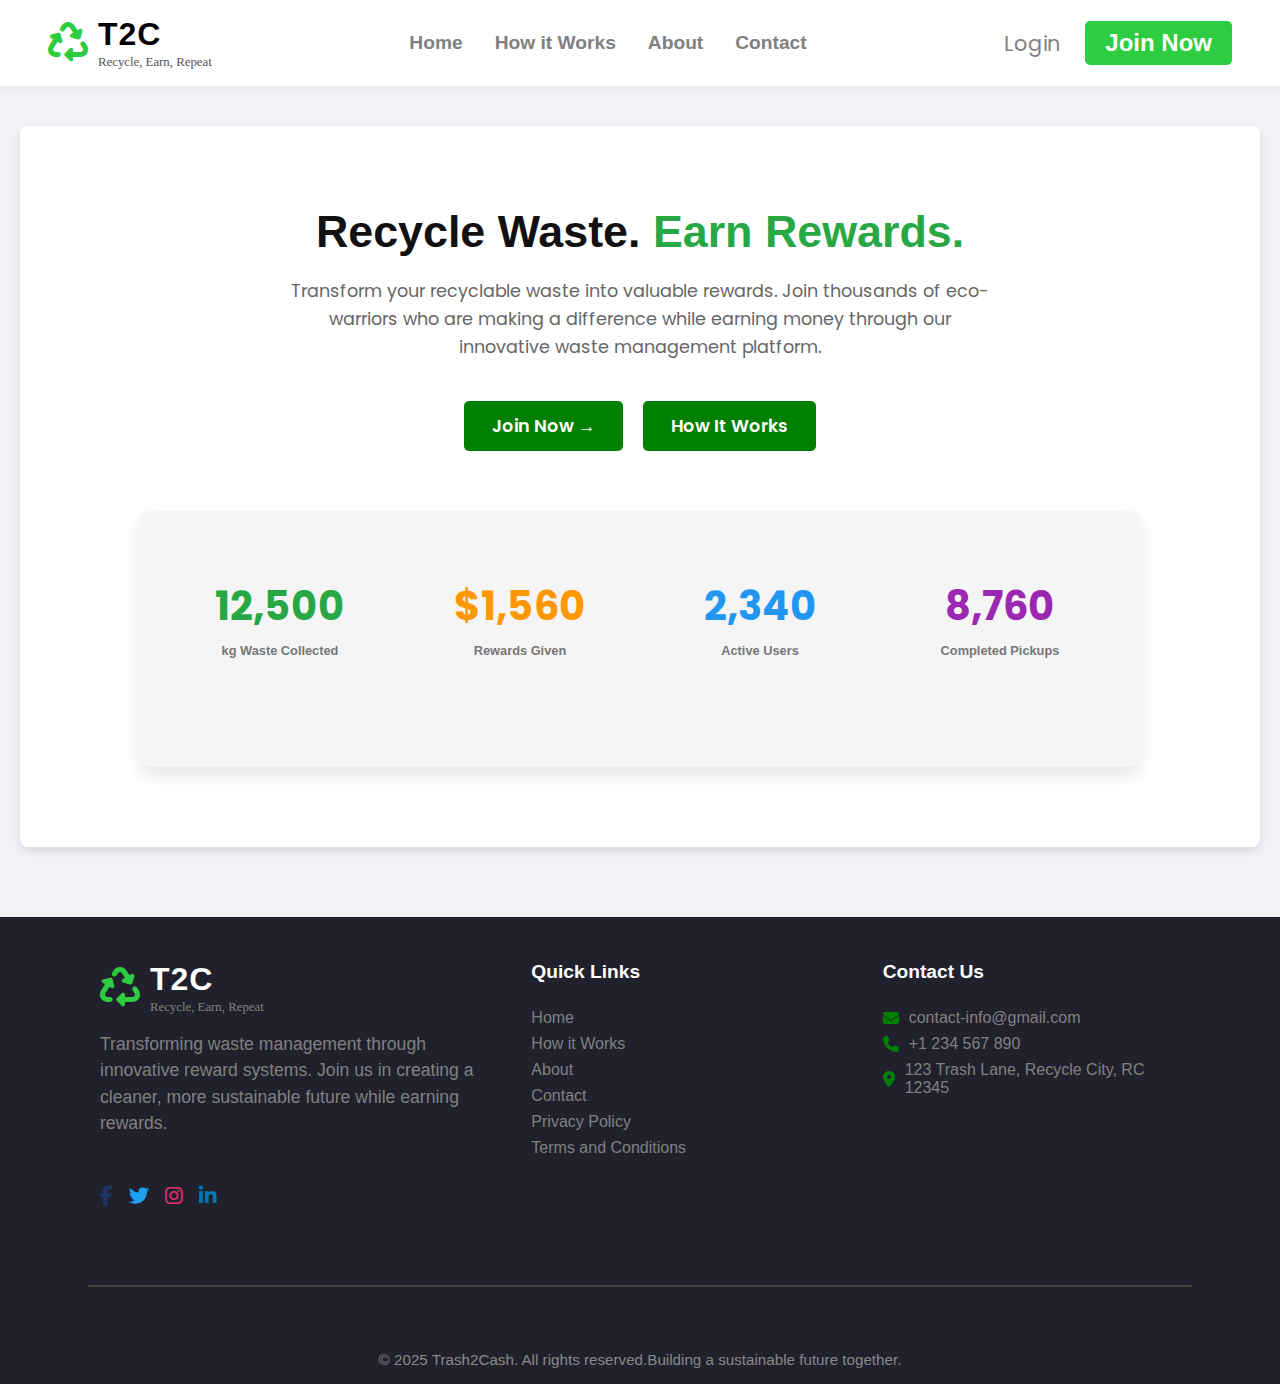
<file: index.html>
<!DOCTYPE html>
<html lang="en">
<head>
    <meta charset="UTF-8">
    <meta name="viewport" content="width=device-width, initial-scale=1.0">
    <title>Trash2Cash</title>
    <link rel="stylesheet" href="index.css">
    <link href="https://fonts.googleapis.com/css2?family=Roboto:wght@700&display=swap" rel="stylesheet">
    <link href="https://fonts.googleapis.com/css2?family=Poppins:wght@400;600;700&display=swap" rel="stylesheet">
    <link rel="stylesheet" href="https://cdnjs.cloudflare.com/ajax/libs/font-awesome/6.7.2/css/all.min.css" integrity="sha512-Evv84Mr4kqVGRNSgIGL/F/aIDqQb7xQ2vcrdIwxfjThSH8CSR7PBEakCr51Ck+w+/U6swU2Im1vVX0SVk9ABhg==" crossorigin="anonymous" referrerpolicy="no-referrer">
</head>
<body>
    <header>
        <div class="header-container">
            <div class="logo">
                <div class="recycle-icon">
                    <i class="fas fa-recycle"></i>
                </div>
                <div class="text-content">
                    <h1>T2C</h1>
                    <p>Recycle, Earn, Repeat</p>
                </div>
            </div>
            <nav class="navbar">
                <a href="index.html">Home</a>
                <a href="Howitworks.html">How it Works</a>
                <a href="about.html">About</a>
                <a href="contact.html">Contact</a>
            </nav>
            <div class="header-actions">
                <a href="login.html" class="login-link">Login</a>
                <a href="Join-now.html"><button class="join-btn">Join Now</button></a>
            </div>
        </div>
    </header>

    <main>
        <section class="hero-section">
            <h1>
                <span class="black-text">Recycle Waste.</span>
                <span class="green-text">Earn Rewards.</span>
            </h1>
            <p>Transform your recyclable waste into valuable rewards. Join thousands of eco-warriors who are making a difference while earning money through our innovative waste management platform.</p>
            <div class="hero-buttons">
                <a href="Join-now.html" class="btn btn-primary">Join Now &#8594;</a>
                <a href="How-it-works.html" class="btn btn-secondary">How It Works</a>
            </div>

            <div class="stats-section">
                <div class="stat-item">
                    <h2>12,500</h2>
                    <p>kg Waste Collected</p>
                </div>
                <div class="stat-item rewards">
                    <h2>$1,560</h2>
                    <p>Rewards Given</p>
                </div>
                <div class="stat-item">
                    <h2>2,340</h2>
                    <p>Active Users</p>
                </div>
                <div class="stat-item">
                    <h2>8,760</h2>
                    <p>Completed Pickups</p>
                </div>
            </div>
        </section>
    </main>

    <footer>
        <div class="footer-container">
            <div class="content">
                <div class="footer-logo">
                    <div class="recycle-icon">
                        <i class="fas fa-recycle"></i>
                    </div>
                    <div class="text-content1">
                    <h1>T2C</h1>
                    <p>Recycle, Earn, Repeat</p>
                    </div>
                </div>
            <div class="footer-description">
                <p>Transforming waste management through innovative reward systems. Join us in creating a cleaner, more sustainable future while earning rewards.</p>
            </div>
            <br>
                <div class="social-media">
                    <a href="https://www.facebook.com" target="_blank"><i class="fab fa-facebook-f"></i></a>
                    <a href="https://www.twitter.com" target="_blank"><i class="fab fa-twitter"></i></a>
                    <a href="https://www.instagram.com" target="_blank"><i class="fab fa-instagram"></i></a>
                    <a href="https://www.linkedin.com" target="_blank"><i class="fab fa-linkedin-in"></i></a>
                </div>
            </div>
            <div class="quick-links">
                <h3>Quick Links</h3>
                <br>
                <ul>
                    <li><a href="index.html">Home</a></li>
                    <li><a href="index.html">How it Works</a></li>
                    <li><a href="index.html">About</a></li>
                    <li><a href="index.html">Contact</a></li>
                     <li><a href="index.html">Privacy Policy</a></li>
                     <li><a href="index.html">Terms and Conditions</a></li>
                </ul>
            </div>
            <div class="contact-info">
                <h3>Contact Us</h3>
                <br>
                <p><i class="fas fa-envelope"></i> contact-info@gmail.com</p>
                <p><i class="fas fa-phone"></i> +1 234 567 890</p>
                <p><i class="fas fa-map-marker-alt"></i> 123 Trash Lane, Recycle City, RC 12345</p>
            </div>

            <hr style="width:100%; border: 0; border-top: 2px solid #444; margin: 32px 0 0 0;"> <div class="footer-bottom">                
            <p>&copy; 2025 Trash2Cash. All rights reserved.Building a sustainable future together.</p>
            </div>
        </div>
        
    </footer>
    
</body>
</html>
</file>
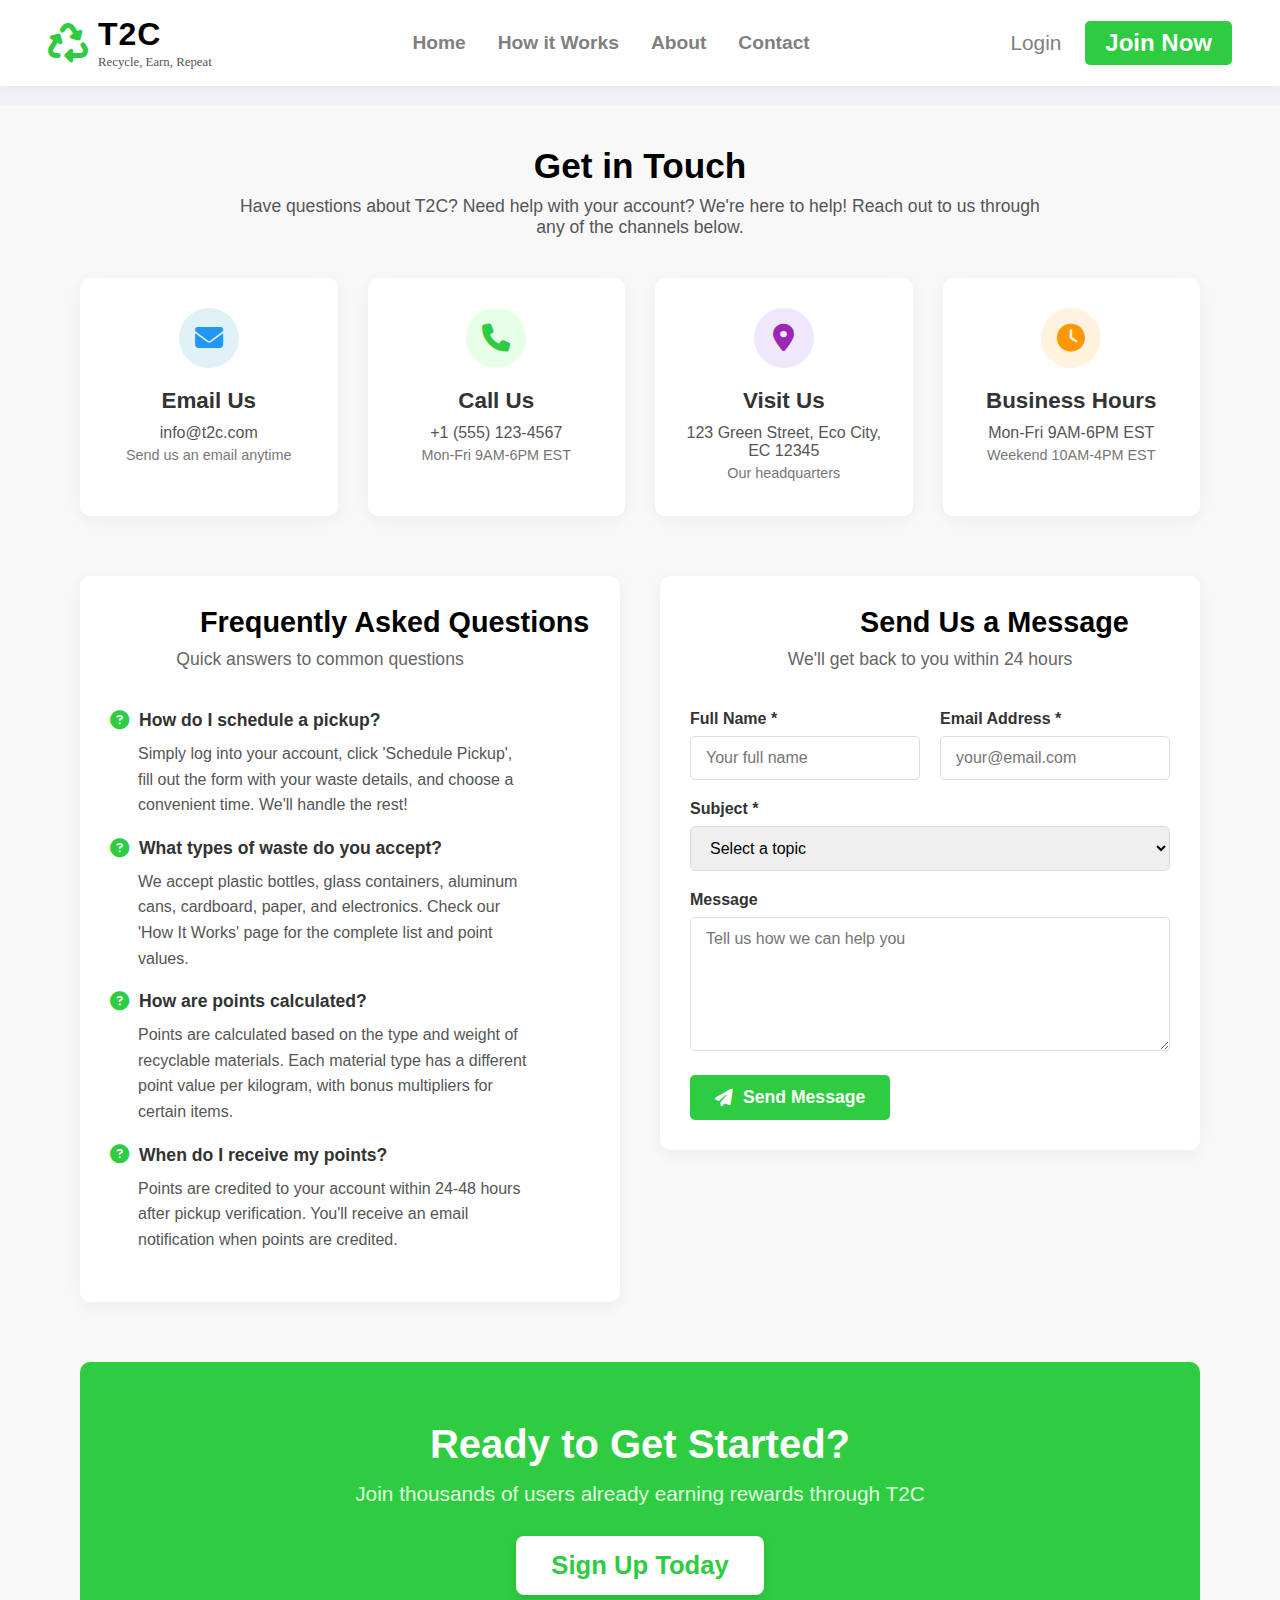
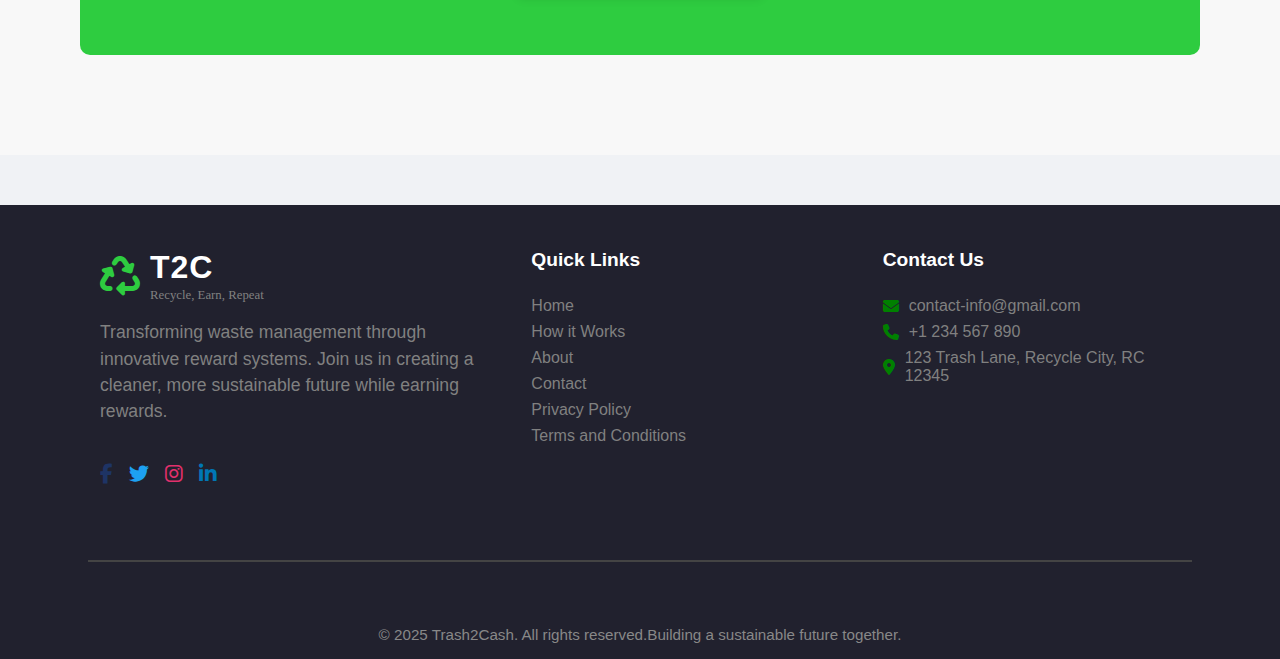
<file: contact.html>
<!DOCTYPE html>
<html lang="en">
<head>
    <meta charset="UTF-8">
    <meta name="viewport" content="width=device-width, initial-scale=1.0">
    <title>Contact Us - Trash2Cash</title>
    <link rel="stylesheet" href="index.css"> <link rel="stylesheet" href="contact.css"> <link href="https://fonts.googleapis.com/css2?family=Roboto:wght@700&display=swap" rel="stylesheet">
    <link rel="stylesheet" href="https://cdnjs.cloudflare.com/ajax/libs/font-awesome/6.7.2/css/all.min.css" integrity="sha512-Evv84Mr4kqVGRNSgIGL/F/aIDqQb7xQ2vcrdIwxfjThSH8CSR7PBEakCr51Ck+w+/U6swU2Im1vVX0SVk9ABhg==" crossorigin="anonymous" referrerpolicy="no-referrer">
</head>
<body>
    <header>
        <div class="header-container">
            <div class="logo">
                <div class="recycle-icon">
                    <i class="fas fa-recycle"></i>
                    </div>
                <div class="text-content">
                    <h1>T2C</h1>
                    <p>Recycle, Earn, Repeat</p>
                </div>
            </div>
            <nav class="navbar">
                <a href="index.html">Home</a>
                <a href="how-it-works.html">How it Works</a>
                <a href="about.html">About</a>
                <a href="contact.html">Contact</a>
            </nav>
            <div class="header-actions">
                <a href="login.html" class="login-link">Login</a>
                <a href="join-now.html"><button class="join-btn">Join Now</button></a>
            </div>
        </div>
    </header>

    <main class="contact-main-content">
        <section class="get-in-touch-section">
            <h2>Get in Touch</h2>
            <p>Have questions about T2C? Need help with your account? We're here to help! Reach out to us through any of the channels below.</p>
            <div class="contact-cards">
                <div class="card email-card">
                    <div class="icon-circle"><i class="fas fa-envelope"></i></div>
                    <h3>Email Us</h3>
                    <p>info@t2c.com</p>
                    <p class="small-text">Send us an email anytime</p>
                </div>
                <div class="card phone-card">
                    <div class="icon-circle"><i class="fas fa-phone"></i></div>
                    <h3>Call Us</h3>
                    <p>+1 (555) 123-4567</p>
                    <p class="small-text">Mon-Fri 9AM-6PM EST</p>
                </div>
                <div class="card location-card">
                    <div class="icon-circle"><i class="fas fa-map-marker-alt"></i></div>
                    <h3>Visit Us</h3>
                    <p>123 Green Street, Eco City, EC 12345</p>
                    <p class="small-text">Our headquarters</p>
                </div>
                <div class="card hours-card">
                    <div class="icon-circle"><i class="fas fa-clock"></i></div>
                    <h3>Business Hours</h3>
                    <p>Mon-Fri 9AM-6PM EST</p>
                    <p class="small-text">Weekend 10AM-4PM EST</p>
                </div>
            </div>
        </section>

        <section class="contact-details-grid">
            <div class="faq-section">
                <h2>Frequently Asked Questions</h2>
                <p class="sub-heading">Quick answers to common questions</p>

                <div class="faq-item">
                    <div class="faq-question">
                        <i class="fas fa-question-circle"></i> How do I schedule a pickup?
                    </div>
                    <div class="faq-answer">
                        <p>Simply log into your account, click 'Schedule Pickup', fill out the form with your waste details, and choose a convenient time. We'll handle the rest!</p>
                    </div>
                </div>
                <div class="faq-item">
                    <div class="faq-question">
                        <i class="fas fa-question-circle"></i> What types of waste do you accept?
                    </div>
                    <div class="faq-answer">
                        <p>We accept plastic bottles, glass containers, aluminum cans, cardboard, paper, and electronics. Check our 'How It Works' page for the complete list and point values.</p>
                    </div>
                </div>
                <div class="faq-item">
                    <div class="faq-question">
                        <i class="fas fa-question-circle"></i> How are points calculated?
                    </div>
                    <div class="faq-answer">
                        <p>Points are calculated based on the type and weight of recyclable materials. Each material type has a different point value per kilogram, with bonus multipliers for certain items.</p>
                    </div>
                </div>
                <div class="faq-item">
                    <div class="faq-question">
                        <i class="fas fa-question-circle"></i> When do I receive my points?
                    </div>
                    <div class="faq-answer">
                        <p>Points are credited to your account within 24-48 hours after pickup verification. You'll receive an email notification when points are credited.</p>
                    </div>
                </div>
            </div>

            <div class="message-form-section">
                <h2>Send Us a Message</h2>
                <p class="sub-heading">We'll get back to you within 24 hours</p>
                <form id="contactForm" class="contact-form">
                    <div class="form-group-row">
                        <div class="form-group">
                            <label for="fullName">Full Name *</label>
                            <input type="text" id="fullName" name="fullName" placeholder="Your full name" required>
                        </div>
                        <div class="form-group">
                            <label for="emailAddress">Email Address *</label>
                            <input type="email" id="emailAddress" name="emailAddress" placeholder="your@email.com" required>
                        </div>
                    </div>
                    <div class="form-group">
                        <label for="subject">Subject *</label>
                        <select id="subject" name="subject" required>
                            <option value="">Select a topic</option>
                            <option value="General Inquiry">General Inquiry</option>
                            <option value="Pickup Schedule">Pickup Schedule</option>
                            <option value="Account Help">Account Help</option>
                            <option value="Rewards/Points">Rewards/Points</option>
                            <option value="Other">Other</option>
                        </select>
                    </div>
                    <div class="form-group">
                        <label for="message">Message</label>
                        <textarea id="message" name="message" rows="6" placeholder="Tell us how we can help you"></textarea>
                    </div>
                    <button type="submit" class="send-message-btn"><i class="fas fa-paper-plane"></i> Send Message</button>
                </form>
            </div>
        </section>

               <section class="signup-today-section">
            <div class="signup-content">
                <h2>Ready to Get Started?</h2>
                <p>Join thousands of users already earning rewards through T2C</p>
                <a href="join-now.html"><button class="sign-up-today-btn">Sign Up Today</button></a>
            </div>
        </section>
    </main>

    <footer>
        <div class="footer-container">
            <div class="content">
                <div class="footer-logo">
                    <div class="recycle-icon">
                        <i class="fas fa-recycle"></i>
                    </div>
                    <div class="text-content1">
                    <h1>T2C</h1>
                    <p>Recycle, Earn, Repeat</p>
                    </div>
                </div>
            <div class="footer-description">
                <p>Transforming waste management through innovative reward systems. Join us in creating a cleaner, more sustainable future while earning rewards.</p>
            </div>
            <br>
                <div class="social-media">
                    <a href="https://www.facebook.com" target="_blank"><i class="fab fa-facebook-f"></i></a>
                    <a href="https://www.twitter.com" target="_blank"><i class="fab fa-twitter"></i></a>
                    <a href="https://www.instagram.com" target="_blank"><i class="fab fa-instagram"></i></a>
                    <a href="https://www.linkedin.com" target="_blank"><i class="fab fa-linkedin-in"></i></a>
                </div>
            </div>
            <div class="quick-links">
                <h3>Quick Links</h3>
                <br>
                <ul>
                    <li><a href="index.html">Home</a></li>
                    <li><a href="how-it-works.html">How it Works</a></li>
                    <li><a href="about.html">About</a></li>
                    <li><a href="contact.html">Contact</a></li>
                     <li><a href="#">Privacy Policy</a></li>
                      <li><a href="#">Terms and Conditions</a></li>
                </ul>
            </div>
            <div class="contact-info">
                <h3>Contact Us</h3>
                <br>
                <p><i class="fas fa-envelope"></i> contact-info@gmail.com</p>
                <p><i class="fas fa-phone"></i> +1 234 567 890</p>
                <p><i class="fas fa-map-marker-alt"></i> 123 Trash Lane, Recycle City, RC 12345</p>
            </div>

            <hr style="width:100%; border: 0; border-top: 2px solid #444; margin: 32px 0 0 0;"> <div class="footer-bottom">                
            <p>&copy; 2025 Trash2Cash. All rights reserved.Building a sustainable future together.</p>
            </div>
        </div>
    </footer>

    <script>
        document.getElementById('contactForm').addEventListener('submit', function(event) {
            event.preventDefault(); // Prevent actual form submission

            // Basic validation (optional, but good practice)
            const fullName = document.getElementById('fullName').value;
            const emailAddress = document.getElementById('emailAddress').value;
            const subject = document.getElementById('subject').value;

            if (fullName === "" || emailAddress === "" || subject === "") {
                alert("Please fill in all required fields.");
                return;
            }

            // Simulate sending message
            alert("Message Sent Successfully! We will get back to you soon.");

            // Optionally, clear the form after sending
            this.reset();
        });
    </script>
</body>
</html>
</file>
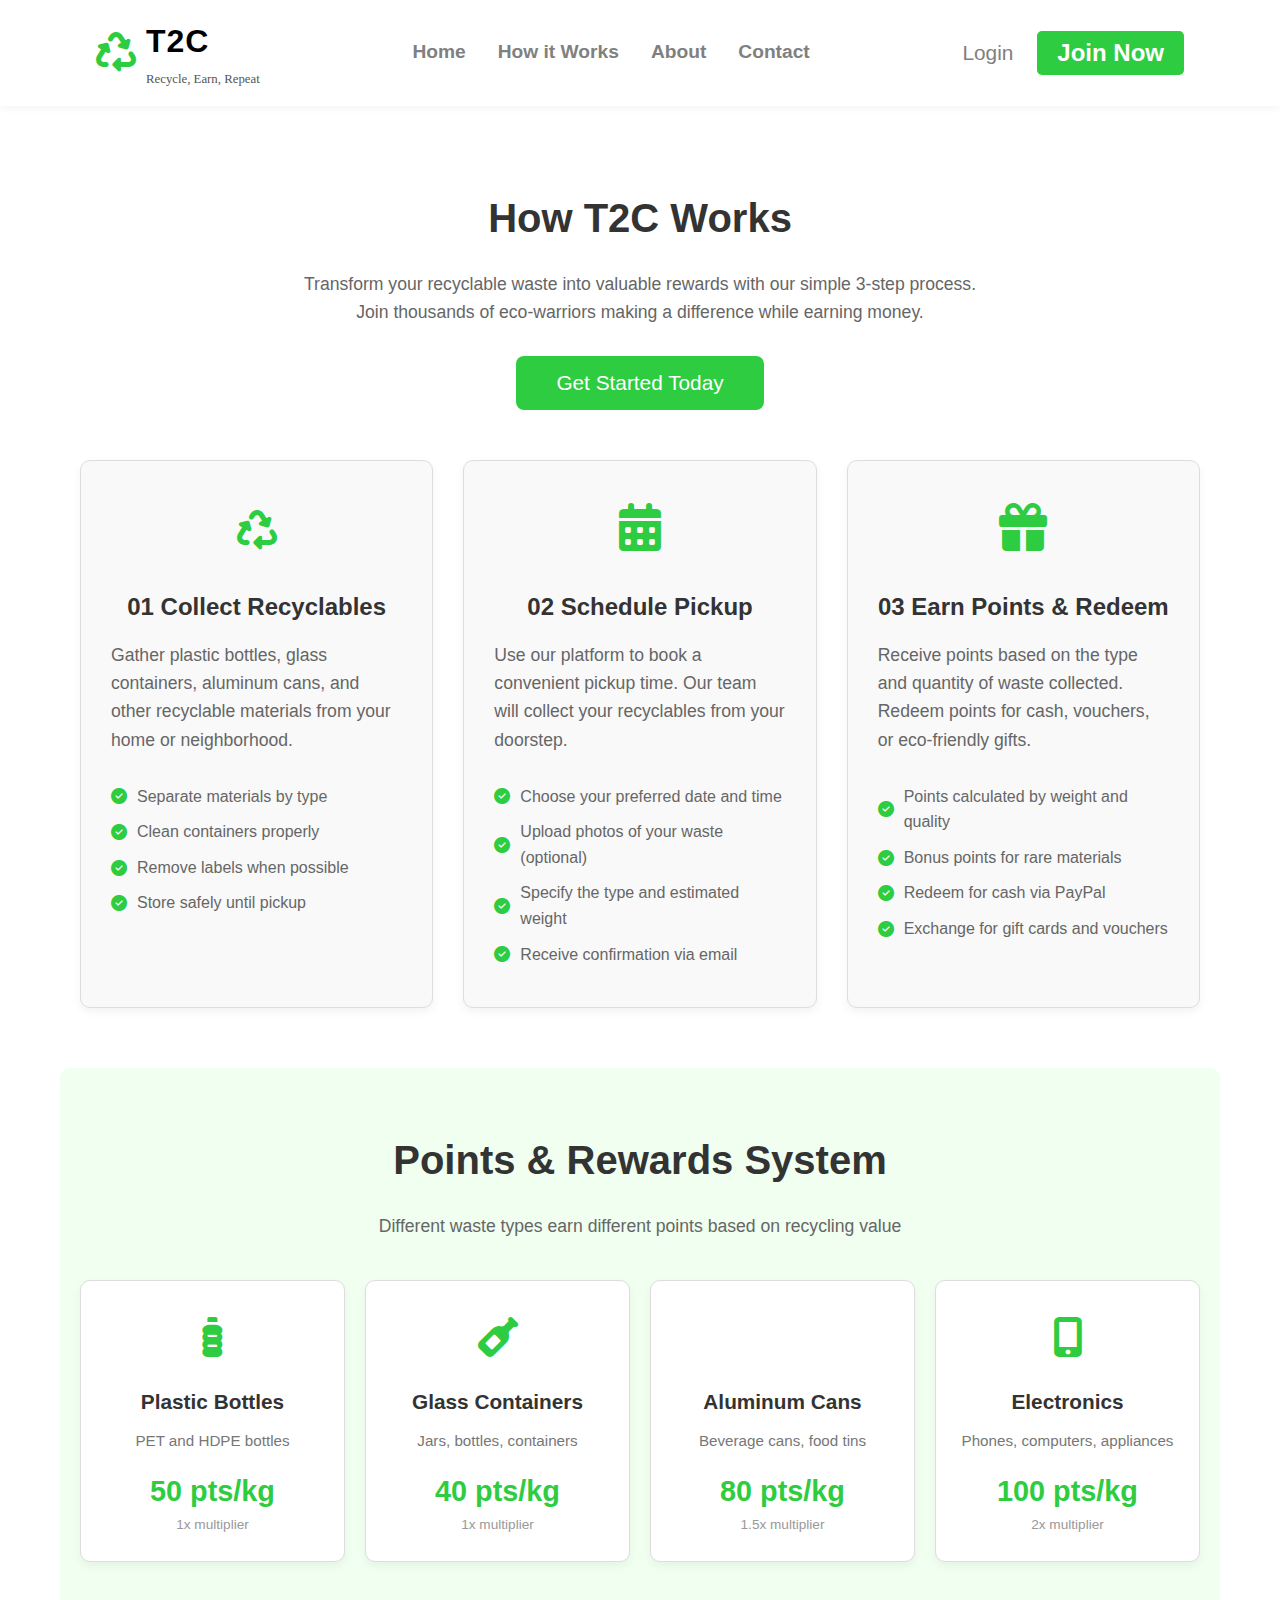
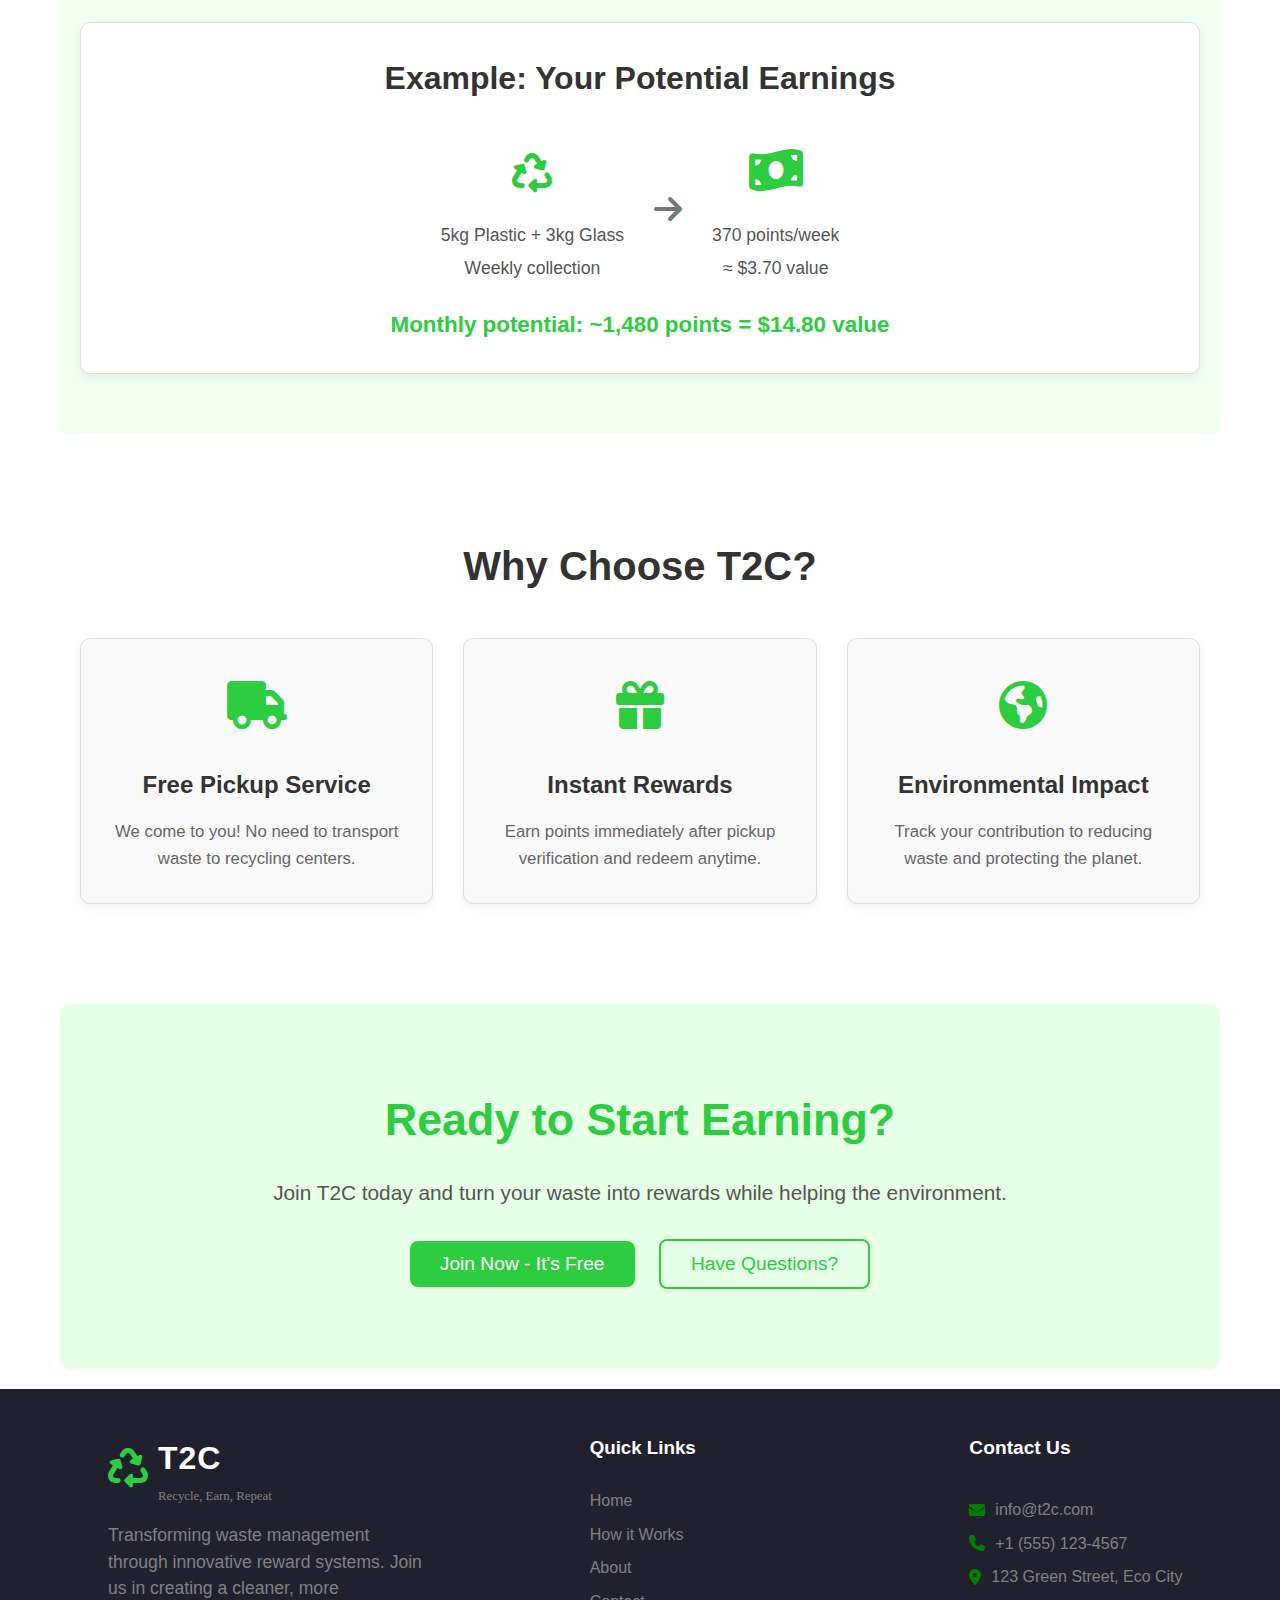
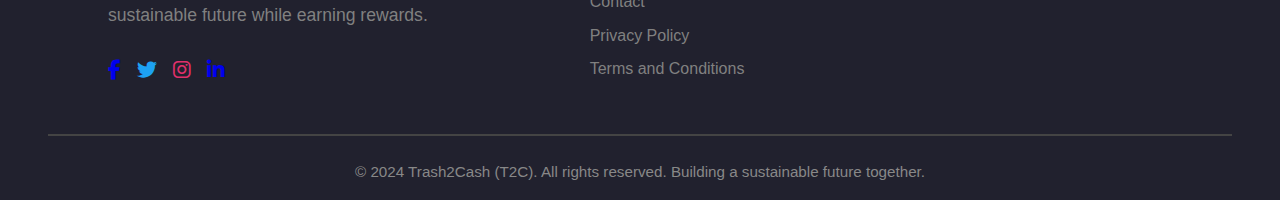
<file: Howitworks.html>
<!DOCTYPE html>
<html lang="en">
<head>
    <meta charset="UTF-8">
    <meta name="viewport" content="width=device-width, initial-scale=1.0">
    <title>Trash2Cash</title>
    <link rel="stylesheet" href="Howitworks.css">
    <link href="https://fonts.googleapis.com/css2?family=Roboto:wght@700&display=swap" rel="stylesheet">
    <link rel="stylesheet" href="https://cdnjs.cloudflare.com/ajax/libs/font-awesome/6.7.2/css/all.min.css" integrity="sha512-Evv84Mr4kqVGRNSgIGL/F/aIDqQb7xQ2vcrdIwxfjThSH8CSR7PBEakCr51Ck+w+/U6swU2Im1vVX0SVk9ABhg==" crossorigin="anonymous" referrerpolicy="no-referrer">
</head>
<body>
    <header>
        <div class="header-container">
            <div class="logo">
                <div class="recycle-icon">
                    <i class="fas fa-recycle"></i>
                    </div>
                <div class="text-content">
                    <h1>T2C</h1>
                    <p>Recycle, Earn, Repeat</p>
                </div>
            </div>
            <nav class="navbar">
                <a href="index.html">Home</a>
                <a href="how-it-works.html">How it Works</a>
                <a href="about.html">About</a>
                <a href="contact.html">Contact</a>
            </nav>
            <div class="header-actions">
                <a href="login.html" class="login-link">Login</a>
                <a href="join-now.html"><button class="join-btn">Join Now</button></a>
            </div>
        </div>
    </header>

    <main>
        <section class="how-it-works-section">
            <h3>How T2C Works</h3>
            <p>Transform your recyclable waste into valuable rewards with our simple 3-step process. <br>
                Join thousands of eco-warriors making a difference while earning money.</p>
            <a href="Join-now.html"><button class="btn get-started-btn">Get Started Today</button></a>

            <div class="steps-container">
                <div class="step">
                    <div class="step-icon"><i class="fas fa-recycle"></i></div>
                    <h4>01 Collect Recyclables</h4>
                    <p>Gather plastic bottles, glass containers, aluminum cans, and other recyclable materials from your home or neighborhood.</p>
                    <ul>
                        <li><i class="fas fa-check-circle"></i> Separate materials by type</li>
                        <li><i class="fas fa-check-circle"></i> Clean containers properly</li>
                        <li><i class="fas fa-check-circle"></i> Remove labels when possible</li>
                        <li><i class="fas fa-check-circle"></i> Store safely until pickup</li>
                    </ul>
                </div>
                <div class="step">
                    <div class="step-icon"><i class="fas fa-calendar-alt"></i></div>
                    <h4>02 Schedule Pickup</h4>
                    <p>Use our platform to book a convenient pickup time. Our team will collect your recyclables from your doorstep.</p>
                    <ul>
                        <li><i class="fas fa-check-circle"></i> Choose your preferred date and time</li>
                        <li><i class="fas fa-check-circle"></i> Upload photos of your waste (optional)</li>
                        <li><i class="fas fa-check-circle"></i> Specify the type and estimated weight</li>
                        <li><i class="fas fa-check-circle"></i> Receive confirmation via email</li>
                    </ul>
                </div>
                <div class="step">
                    <div class="step-icon"><i class="fas fa-gift"></i></div>
                    <h4>03 Earn Points & Redeem</h4>
                    <p>Receive points based on the type and quantity of waste collected. Redeem points for cash, vouchers, or eco-friendly gifts.</p>
                    <ul>
                        <li><i class="fas fa-check-circle"></i> Points calculated by weight and quality</li>
                        <li><i class="fas fa-check-circle"></i> Bonus points for rare materials</li>
                        <li><i class="fas fa-check-circle"></i> Redeem for cash via PayPal</li>
                        <li><i class="fas fa-check-circle"></i> Exchange for gift cards and vouchers</li>
                    </ul>
                </div>
            </div>
        </section>

        <section class="points-rewards-system">
            <h3>Points & Rewards System</h3>
            <p>Different waste types earn different points based on recycling value</p>
            <div class="waste-types-container">
                <div class="waste-type-card">
                    <div class="card-icon"><i class="fas fa-bottle-water"></i></div>
                    <h4>Plastic Bottles</h4>
                    <p>PET and HDPE bottles</p>
                    <p class="points">50 pts/kg</p>
                    <p class="multiplier">1x multiplier</p>
                </div>
                <div class="waste-type-card">
                    <div class="card-icon"><i class="fas fa-wine-bottle"></i></div>
                    <h4>Glass Containers</h4>
                    <p>Jars, bottles, containers</p>
                    <p class="points">40 pts/kg</p>
                    <p class="multiplier">1x multiplier</p>
                </div>
                <div class="waste-type-card">
                    <div class="card-icon"><i class="fas fa-can"></i></div>
                    <h4>Aluminum Cans</h4>
                    <p>Beverage cans, food tins</p>
                    <p class="points">80 pts/kg</p>
                    <p class="multiplier">1.5x multiplier</p>
                </div>
                <div class="waste-type-card">
                    <div class="card-icon"><i class="fas fa-mobile-alt"></i></div>
                    <h4>Electronics</h4>
                    <p>Phones, computers, appliances</p>
                    <p class="points">100 pts/kg</p>
                    <p class="multiplier">2x multiplier</p>
                </div>
            </div>

            <div class="potential-earnings">
                <h3>Example: Your Potential Earnings</h3>
                <div class="earning-example">
                    <div class="example-item">
                        <div class="example-icon"><i class="fas fa-recycle"></i></div>
                        <p>5kg Plastic + 3kg Glass</p>
                        <p>Weekly collection</p>
                    </div>
                    <div class="arrow"><i class="fas fa-arrow-right"></i></div>
                    <div class="example-item">
                        <div class="example-icon"><i class="fas fa-money-bill-wave"></i></div>
                        <p>370 points/week</p>
                        <p>≈ $3.70 value</p>
                    </div>
                </div>
                <p class="monthly-potential">Monthly potential: ~1,480 points = $14.80 value</p>
            </div>
        </section>

        <section class="why-choose-t2c">
            <h3>Why Choose T2C?</h3>
            <div class="advantages-container">
                <div class="advantage-card">
                    <div class="advantage-icon"><i class="fas fa-truck"></i></div>
                    <h4>Free Pickup Service</h4>
                    <p>We come to you! No need to transport waste to recycling centers.</p>
                </div>
                <div class="advantage-card">
                    <div class="advantage-icon"><i class="fas fa-gift"></i></div>
                    <h4>Instant Rewards</h4>
                    <p>Earn points immediately after pickup verification and redeem anytime.</p>
                </div>
                <div class="advantage-card">
                    <div class="advantage-icon"><i class="fas fa-globe-americas"></i></div>
                    <h4>Environmental Impact</h4>
                    <p>Track your contribution to reducing waste and protecting the planet.</p>
                </div>
            </div>
        </section>

        <section class="ready-to-earn-cta">
            <h2>Ready to Start Earning?</h2>
            <p>Join T2C today and turn your waste into rewards while helping the environment.</p>
            <div class="cta-buttons">
                <a href="Join-now.html"><button class="btn primary-btn">Join Now - It's Free</button></a>
                <a href="Howitworks.html"><button class="btn secondary-btn">Have Questions?</button></a>
            </div>
        </section>
    </main>

    <footer>
        <div class="footer-container">
            <div class="content">
                <div class="footer-logo">
                    <div class="recycle-icon">
                        <i class="fas fa-recycle"></i>
                    </div>
                    <div class="text-content1">
                        <h1>T2C</h1>
                        <p>Recycle, Earn, Repeat</p>
                    </div>
                </div>
                <div class="footer-description">
                    <p>Transforming waste management through innovative reward systems. Join us in creating a cleaner, more sustainable future while earning rewards.</p>
                </div>
                <br>
                <div class="social-media">
                    <a href="https://www.facebook.com" target="_blank"><i class="fab fa-facebook-f"></i></a>
                    <a href="https://www.twitter.com" target="_blank"><i class="fab fa-twitter"></i></a>
                    <a href="https://www.instagram.com" target="_blank"><i class="fab fa-instagram"></i></a>
                    <a href="https://www.linkedin.com" target="_blank"><i class="fab fa-linkedin-in"></i></a>
                </div>
            </div>
            <div class="quick-links">
                <h3>Quick Links</h3>
                <br>
                <ul>
                    <li><a href="index.html">Home</a></li>
                    <li><a href="how-it-works.html">How it Works</a></li>
                    <li><a href="about.html">About</a></li>
                    <li><a href="contact.html">Contact</a></li>
                    <li><a href="index.html">Privacy Policy</a></li>
                    <li><a href="index.html">Terms and Conditions</a></li>
                </ul>
            </div>
            <div class="contact-info">
                <h3>Contact Us</h3>
                <br>
                <p><i class="fas fa-envelope"></i> info@t2c.com</p>
                <p><i class="fas fa-phone"></i> +1 (555) 123-4567</p>
                <p><i class="fas fa-map-marker-alt"></i> 123 Green Street, Eco City</p>
            </div>

            <hr style="width:100%; border: 0; border-top: 2px solid #444; margin: 32px 0 0 0;">

            <div class="footer-bottom">
                <p>&copy; 2024 Trash2Cash (T2C). All rights reserved. Building a sustainable future together.</p>
            </div>
        </div>

    </footer>

</body>
</html>
</file>
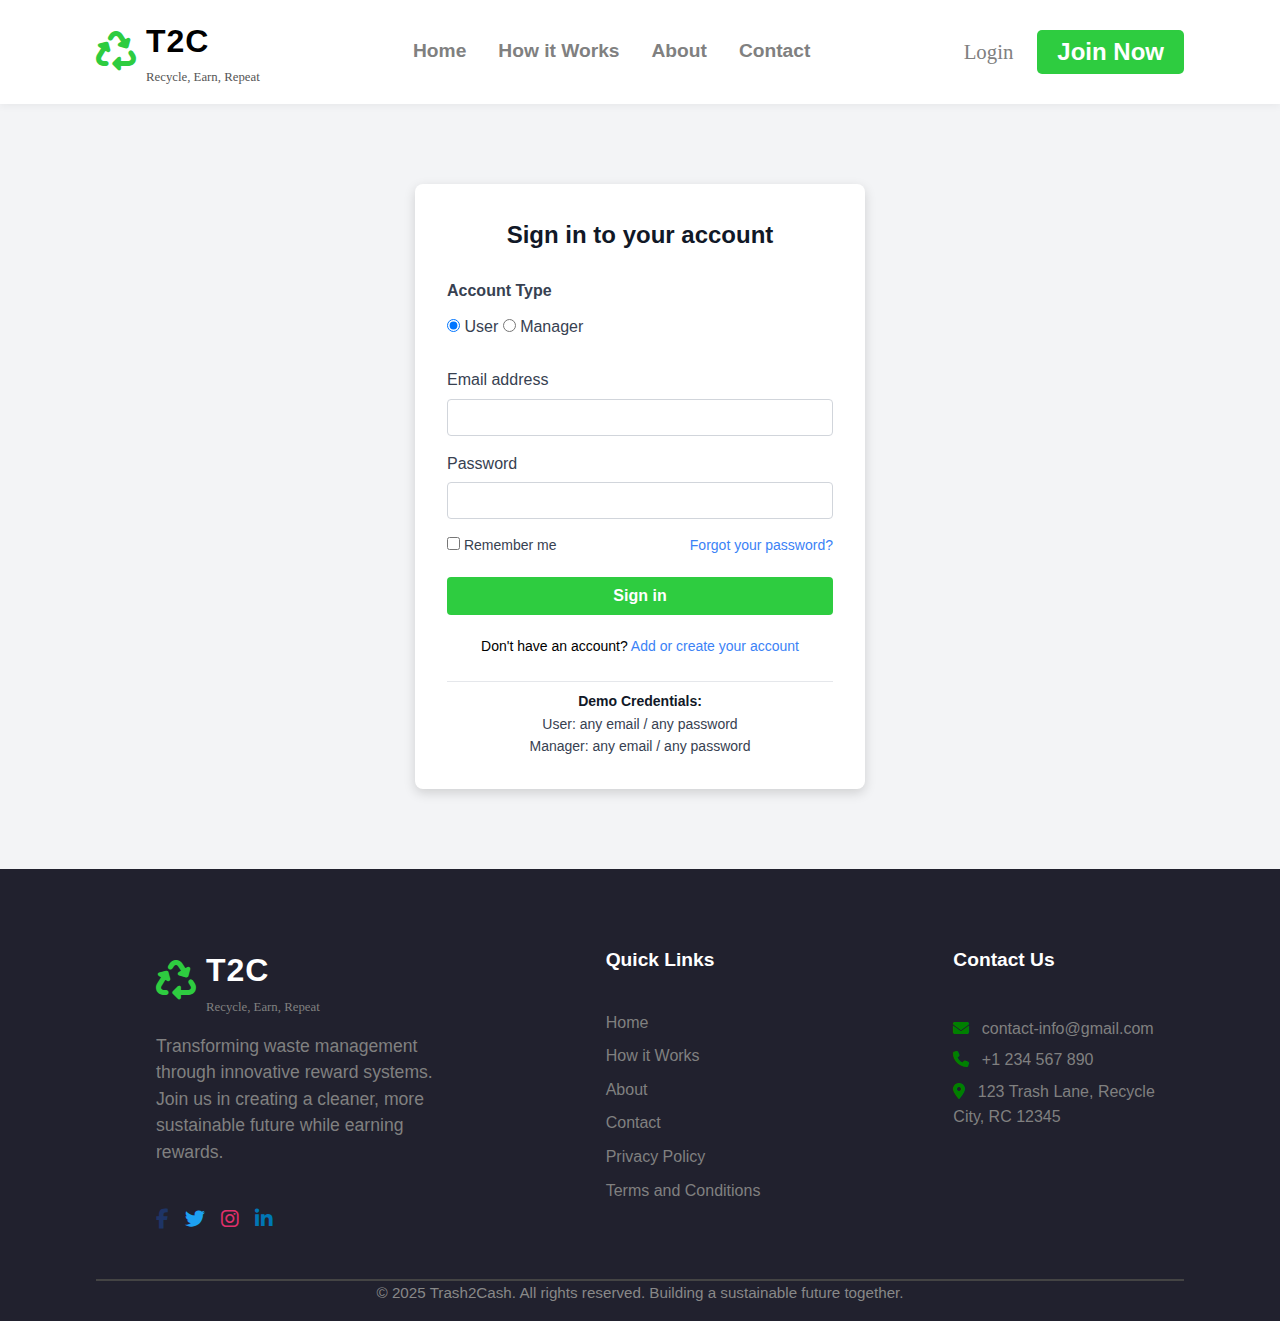
<file: Login.html>
<!DOCTYPE html>
<html lang="en">
<head>
  <meta charset="UTF-8" />
  <meta name="viewport" content="width=device-width, initial-scale=1.0" />
  <title>Login Page</title>
  <link rel="stylesheet" href="Login.css" />
  <link rel="stylesheet" href="https://cdnjs.cloudflare.com/ajax/libs/font-awesome/6.4.0/css/all.min.css" />
</head>
<body>
  <!-- Header Start -->
  <header>
    <div class="header-container">
      <div class="logo">
        <div class="recycle-icon">
          <i class="fas fa-recycle"></i>
        </div>
        <div class="text-content">
          <h1>T2C</h1>
          <p>Recycle, Earn, Repeat</p>
        </div>
      </div>
      <nav class="navbar">
        <a href="index.html">Home</a>
        <a href="how-it-works.html">How it Works</a>
        <a href="about.html">About</a>
        <a href="contact.html">Contact</a>
      </nav>
      <div class="header-actions">
        <a href="login.html" class="login-link">Login</a>
        <a href="join-now.html"><button class="join-btn">Join Now</button></a>
      </div>
    </div>
  </header>
  <!-- Header End -->
<main>
  <div class="login-container">
    <h2>Sign in to your account</h2>

    <form action="#" method="post">
      <div class="radio-group">
        <h5>Account Type</h5>
        <label><input type="radio" name="accountType" value="user" checked /> User</label>
        <label><input type="radio" name="accountType" value="manager" /> Manager</label>
      </div>

      <div class="form-group">
        <label for="email">Email address</label>
        <input type="email" id="email" name="email" required />
      </div>

      <div class="form-group">
        <label for="password">Password</label>
        <input type="password" id="password" name="password" required />
      </div>

      <div class="checkbox-group">
        <label><input type="checkbox" name="remember" /> Remember me</label>
        <a href="#">Forgot your password?</a>
      </div>

      <button type="submit">Sign in</button>
    </form>

    <div class="create-account">
      <p>Don't have an account? <a href="create-account.html">Add or create your account</a></p>
    </div>

    <div class="demo-credentials">
      <p><strong>Demo Credentials:</strong></p>
      <p>User: any email / any password</p>
      <p>Manager: any email / any password</p>
    </div>
  </div>
</main>

 <!-- Footer Start -->
   <footer>
    <div class="footer-container">
      <div class="content">
        <div class="footer-logo">
          <div class="recycle-icon">
            <i class="fas fa-recycle"></i>
          </div>
          <div class="text-content1">
            <h1>T2C</h1>
            <p>Recycle, Earn, Repeat</p>
          </div>
        </div>
        <div class="footer-description">
          <p>Transforming waste management through innovative reward systems. Join us in creating a cleaner, more sustainable future while earning rewards.</p>
        </div>
        <br>
        <div class="social-media">
          <a href="https://www.facebook.com" target="_blank"><i class="fab fa-facebook-f"></i></a>
          <a href="https://www.twitter.com" target="_blank"><i class="fab fa-twitter"></i></a>
          <a href="https://www.instagram.com" target="_blank"><i class="fab fa-instagram"></i></a>
          <a href="https://www.linkedin.com" target="_blank"><i class="fab fa-linkedin-in"></i></a>
        </div>
      </div>
      <div class="quick-links">
        <h3>Quick Links</h3>
        <br>
        <ul>
          <li><a href="index.html">Home</a></li>
          <li><a href="how-it-works.html">How it Works</a></li>
          <li><a href="about.html">About</a></li>
          <li><a href="contact.html">Contact</a></li>
          <li><a href="privacy-policy.html">Privacy Policy</a></li>
          <li><a href="terms.html">Terms and Conditions</a></li>
        </ul>
      </div>
      <div class="contact-info">
        <h3>Contact Us</h3>
        <br>
        <p><i class="fas fa-envelope"></i> contact-info@gmail.com</p>
        <p><i class="fas fa-phone"></i> +1 234 567 890</p>
        <p><i class="fas fa-map-marker-alt"></i> 123 Trash Lane, Recycle City, RC 12345</p>
      </div>
      <div class="footer-bottom">
        <p>&copy; 2025 Trash2Cash. All rights reserved. Building a sustainable future together.</p>
      </div>
    </div>
  </footer>
  <!-- Footer End -->
</body>
</html>
</file>
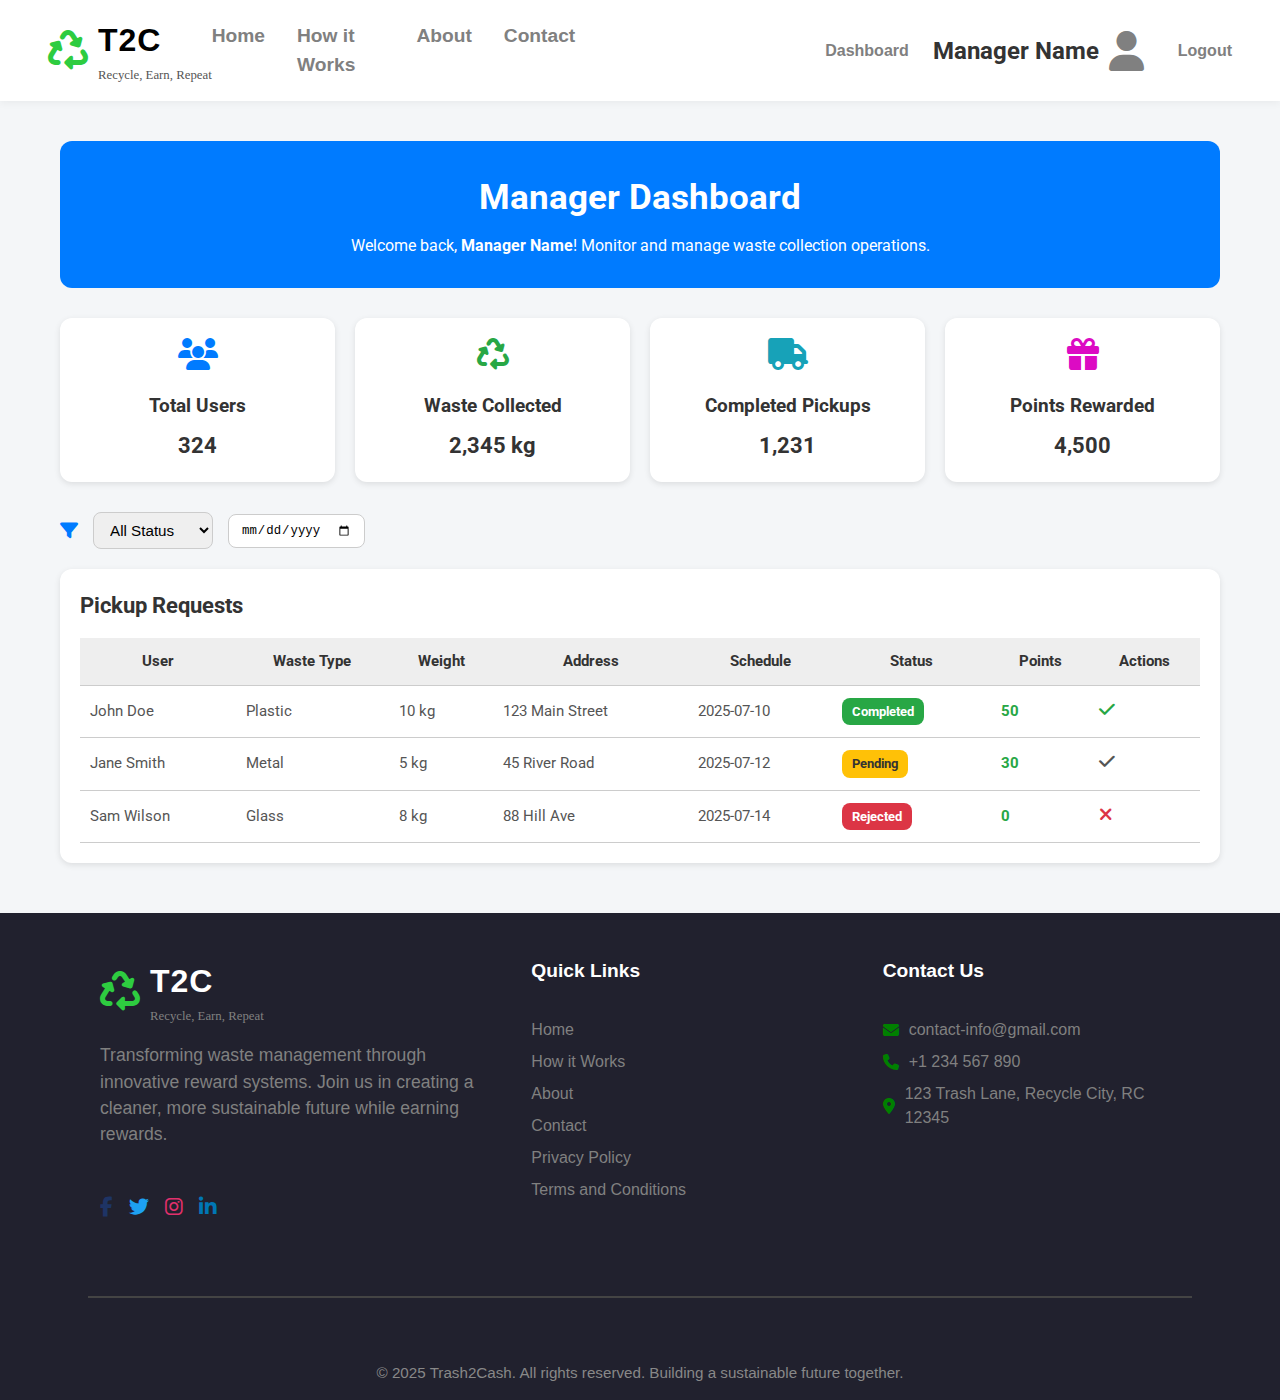
<file: managerdb.html>
<!DOCTYPE html>
<html lang="en">
<head>
  <meta charset="UTF-8" />
  <meta name="viewport" content="width=device-width, initial-scale=1.0"/>
  <title>Manager Dashboard - Trash2Cash</title>
  <link rel="stylesheet" href="index.css" />
  <link rel="stylesheet" href="managerdb.css" />
  <link href="https://fonts.googleapis.com/css2?family=Roboto:wght@700&display=swap" rel="stylesheet" />
  <link rel="stylesheet" href="https://cdnjs.cloudflare.com/ajax/libs/font-awesome/6.7.2/css/all.min.css" integrity="sha512-Evv84Mr4kqVGRNSgIGL/F/aIDqQb7xQ2vcrdIwxfjThSH8CSR7PBEakCr51Ck+w+/U6swU2Im1vVX0SVk9ABhg==" crossorigin="anonymous" referrerpolicy="no-referrer" />
</head>
<body>

  <!-- HEADER -->
  <header>
    <div class="header-container">
      <div class="logo">
        <div class="recycle-icon">
          <i class="fas fa-recycle"></i>
        </div>
        <div class="text-content">
          <h1>T2C</h1>
          <p>Recycle, Earn, Repeat</p>
        </div>
      </div>

      <nav class="navbar">
        <a href="index.html">Home</a>
        <a href="how-it-works.html">How it Works</a>
        <a href="about.html">About</a>
        <a href="contact.html">Contact</a>
      </nav>

      <div class="header-actions">
        <a href="managerdashboard.html" class="dashboard-link">Dashboard</a>
        <div class="user-info">
          <span class="username-large">Manager Name</span>
          <i class="fas fa-user user-icon-large"></i>
        </div>
        <a href="index.html" class="logout-link">Logout</a>
      </div>
    </div>
  </header>

  <!-- MANAGER DASHBOARD CONTENT -->
  <main class="dashboard-container">
    <!-- Header -->
    <header class="dashboard-header">
      <h1>Manager Dashboard</h1>
      <p>Welcome back, <strong>Manager Name</strong>! Monitor and manage waste collection operations.</p>
    </header>

    <!-- Stats Cards -->
    <div class="stats-cards">
      <div class="card">
        <i class="fas fa-users card-icon"></i>
        <h2>Total Users</h2>
        <p>324</p>
      </div>
      <div class="card">
        <i class="fas fa-recycle card-icon"></i>
        <h2>Waste Collected</h2>
        <p>2,345 kg</p>
      </div>
      <div class="card">
        <i class="fas fa-truck card-icon"></i>
        <h2>Completed Pickups</h2>
        <p>1,231</p>
      </div>
      <div class="card">
        <i class="fas fa-gift card-icon"></i>
        <h2>Points Rewarded</h2>
        <p>4,500</p>
      </div>
    </div>

    <!-- Filters -->
    <div class="filters">
      <i class="fas fa-filter"></i>
      <select>
        <option>All Status</option>
        <option>Pending</option>
        <option>Approved</option>
        <option>Completed</option>
        <option>Rejected</option>
      </select>

      <input type="date" />
    </div>

    <!-- Pickup Requests Table -->
    <section class="table-section">
      <h3>Pickup Requests</h3>
      <table>
        <thead>
          <tr>
            <th>User</th>
            <th>Waste Type</th>
            <th>Weight</th>
            <th>Address</th>
            <th>Schedule</th>
            <th>Status</th>
            <th>Points</th>
            <th>Actions</th>
          </tr>
        </thead>
        <tbody>
          <tr>
            <td>John Doe</td>
            <td>Plastic</td>
            <td>10 kg</td>
            <td>123 Main Street</td>
            <td>2025-07-10</td>
            <td><span class="status completed">Completed</span></td>
            <td class="points">50</td>
            <td><i class="fas fa-check action-icon approved"></i></td>
          </tr>
          <tr>
            <td>Jane Smith</td>
            <td>Metal</td>
            <td>5 kg</td>
            <td>45 River Road</td>
            <td>2025-07-12</td>
            <td><span class="status pending">Pending</span></td>
            <td class="points">30</td>
            <td><i class="fas fa-check action-icon"></i></td>
          </tr>
          <tr>
            <td>Sam Wilson</td>
            <td>Glass</td>
            <td>8 kg</td>
            <td>88 Hill Ave</td>
            <td>2025-07-14</td>
            <td><span class="status rejected">Rejected</span></td>
            <td class="points">0</td>
            <td><i class="fas fa-times action-icon rejected"></i></td>
          </tr>
        </tbody>
      </table>
    </section>
  </main>

  <!-- FOOTER -->
  <footer>
    <div class="footer-container">
      <div class="content">
        <div class="footer-logo">
          <div class="recycle-icon">
            <i class="fas fa-recycle"></i>
          </div>
          <div class="text-content1">
            <h1>T2C</h1>
            <p>Recycle, Earn, Repeat</p>
          </div>
        </div>
        <div class="footer-description">
          <p>Transforming waste management through innovative reward systems. Join us in creating a cleaner, more sustainable future while earning rewards.</p>
        </div>
        <br>
        <div class="social-media">
          <a href="https://www.facebook.com" target="_blank"><i class="fab fa-facebook-f"></i></a>
          <a href="https://www.twitter.com" target="_blank"><i class="fab fa-twitter"></i></a>
          <a href="https://www.instagram.com" target="_blank"><i class="fab fa-instagram"></i></a>
          <a href="https://www.linkedin.com" target="_blank"><i class="fab fa-linkedin-in"></i></a>
        </div>
      </div>
      <div class="quick-links">
        <h3>Quick Links</h3>
        <br>
        <ul>
          <li><a href="index.html">Home</a></li>
          <li><a href="how-it-works.html">How it Works</a></li>
          <li><a href="about.html">About</a></li>
          <li><a href="contact.html">Contact</a></li>
          <li><a href="privacy-policy.html">Privacy Policy</a></li>
          <li><a href="terms-and-conditions.html">Terms and Conditions</a></li>
        </ul>
      </div>
      <div class="contact-info">
        <h3>Contact Us</h3>
        <br>
        <p><i class="fas fa-envelope"></i> contact-info@gmail.com</p>
        <p><i class="fas fa-phone"></i> +1 234 567 890</p>
        <p><i class="fas fa-map-marker-alt"></i> 123 Trash Lane, Recycle City, RC 12345</p>
      </div>
      <hr style="width: 100%; border: 0; border-top: 2px solid #444; margin: 32px 0 0 0;">
      <div class="footer-bottom">
        <p>&copy; 2025 Trash2Cash. All rights reserved. Building a sustainable future together.</p>
      </div>
    </div>
  </footer>

</body>
</html>
</file>
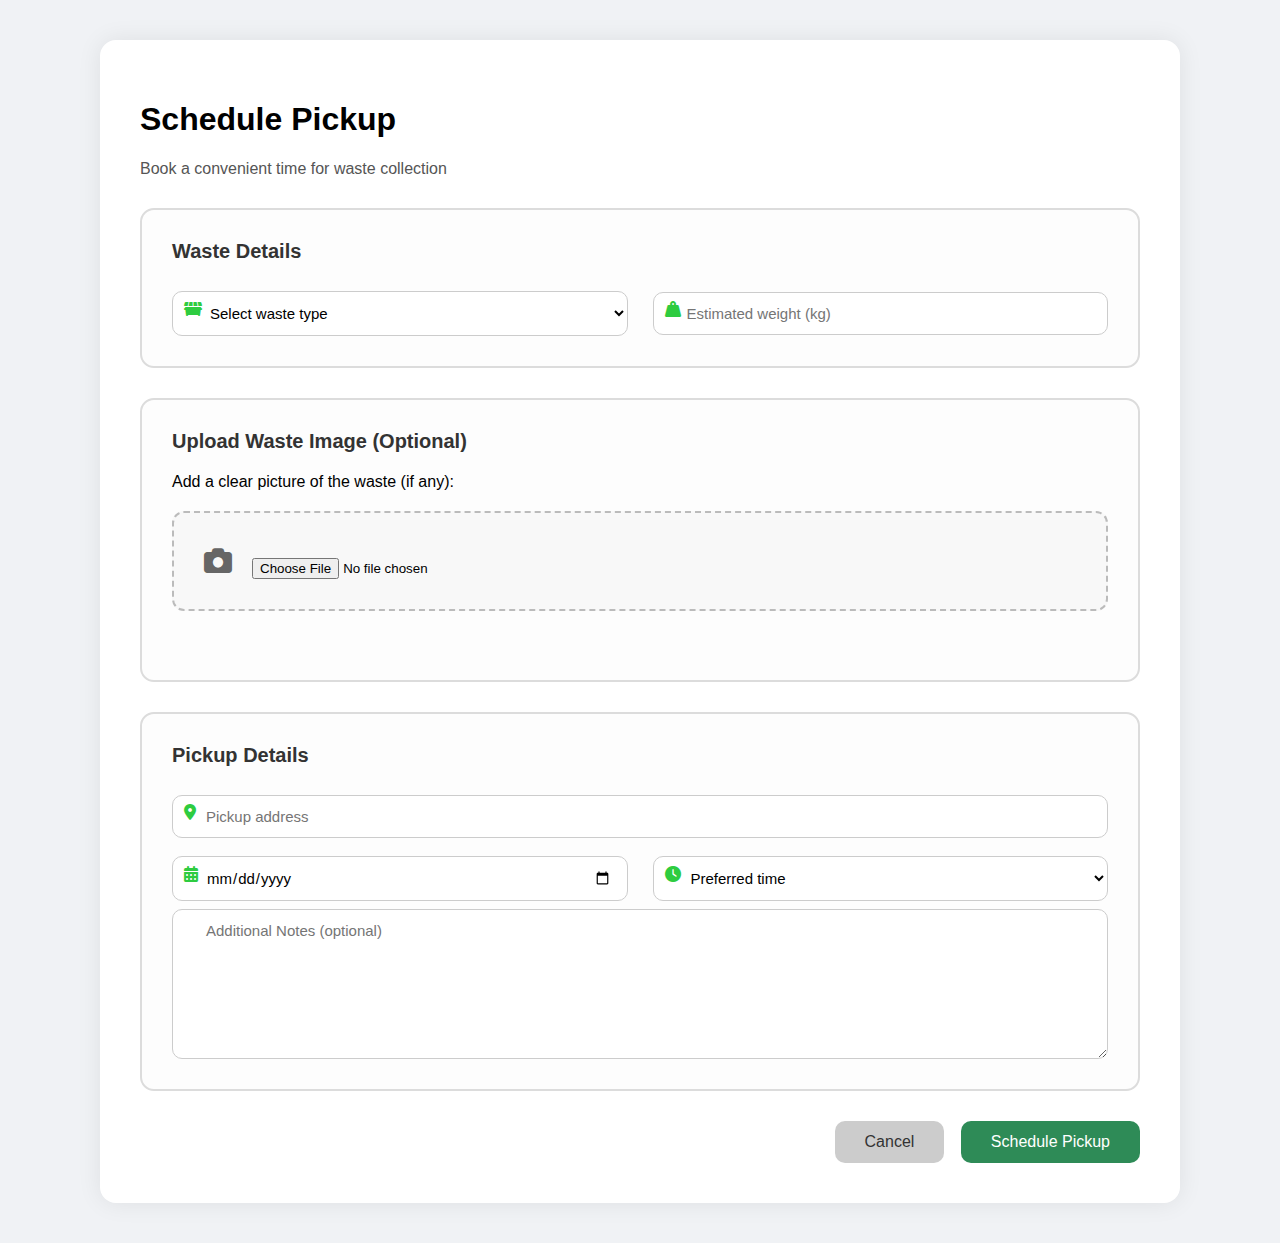
<file: schedule.html>
<!DOCTYPE html>
<html lang="en">
<head>
  <meta charset="UTF-8">
  <title>Schedule Pickup</title>
  <link rel="stylesheet" href="schedule.css">
  <link rel="stylesheet" href="https://cdnjs.cloudflare.com/ajax/libs/font-awesome/6.5.0/css/all.min.css">
</head>
<body>

<div class="container">
  <h1>Schedule Pickup</h1>
  <p>Book a convenient time for waste collection</p>

  <!-- Waste Details Frame -->
  <div class="frame">
    <h3>Waste Details</h3>
    <div class="two-column">
      <div class="input-group icon-input">
        <i class="fas fa-dumpster"></i>
        <select id="waste-type" required>
          <option disabled selected>Select waste type</option>
          <option>Plastic</option>
          <option>Metal</option>
          <option>Organic</option>
          <option>Glass</option>
          <option>Electronic</option>
        </select>
      </div>
      <div class="input-group icon-input">
        <i class="fas fa-weight-hanging"></i>
        <input type="text" id="estimated-weight" placeholder="Estimated weight (kg)" required>
      </div>
    </div>
  </div>

  <!-- Photo Upload Frame -->
  <div class="frame photo-frame">
    <h3>Upload Waste Image (Optional)</h3>
    <label for="photo">Add a clear picture of the waste (if any):</label>
    <div class="photo-upload-box">
      <i class="fas fa-camera"></i>
      <input type="file" id="photo" accept="image/*">
    </div>
  </div>

  <!-- Pickup Details Frame -->
  <div class="frame">
    <h3>Pickup Details</h3>
    <div class="input-group icon-input">
      <i class="fas fa-map-marker-alt"></i>
      <input type="text" id="pickup-address" placeholder="Pickup address" required>
    </div>
    <div class="two-column">
      <div class="input-group icon-input">
        <i class="fas fa-calendar-alt"></i>
        <input type="date" id="pickup-date" required>
      </div>
      <div class="input-group icon-input">
        <i class="fas fa-clock"></i>
        <select id="pickup-time">
          <option disabled selected>Preferred time</option>
          <option>Morning (9AM - 12PM)</option>
          <option>Afternoon (12PM - 3PM)</option>
          <option>Evening (3PM - 6PM)</option>
        </select>
      </div>
    </div>
    <div class="input-group icon-input">
      
      <textarea id="notes" placeholder="Additional Notes (optional)"></textarea>
    </div>
  </div>

  <!-- Buttons -->
  <div class="buttons">
    <button class="cancel-btn">Cancel</button>
    <button class="submit-btn">Schedule Pickup</button>
  </div>
</div>

</body>
</html>
</file>
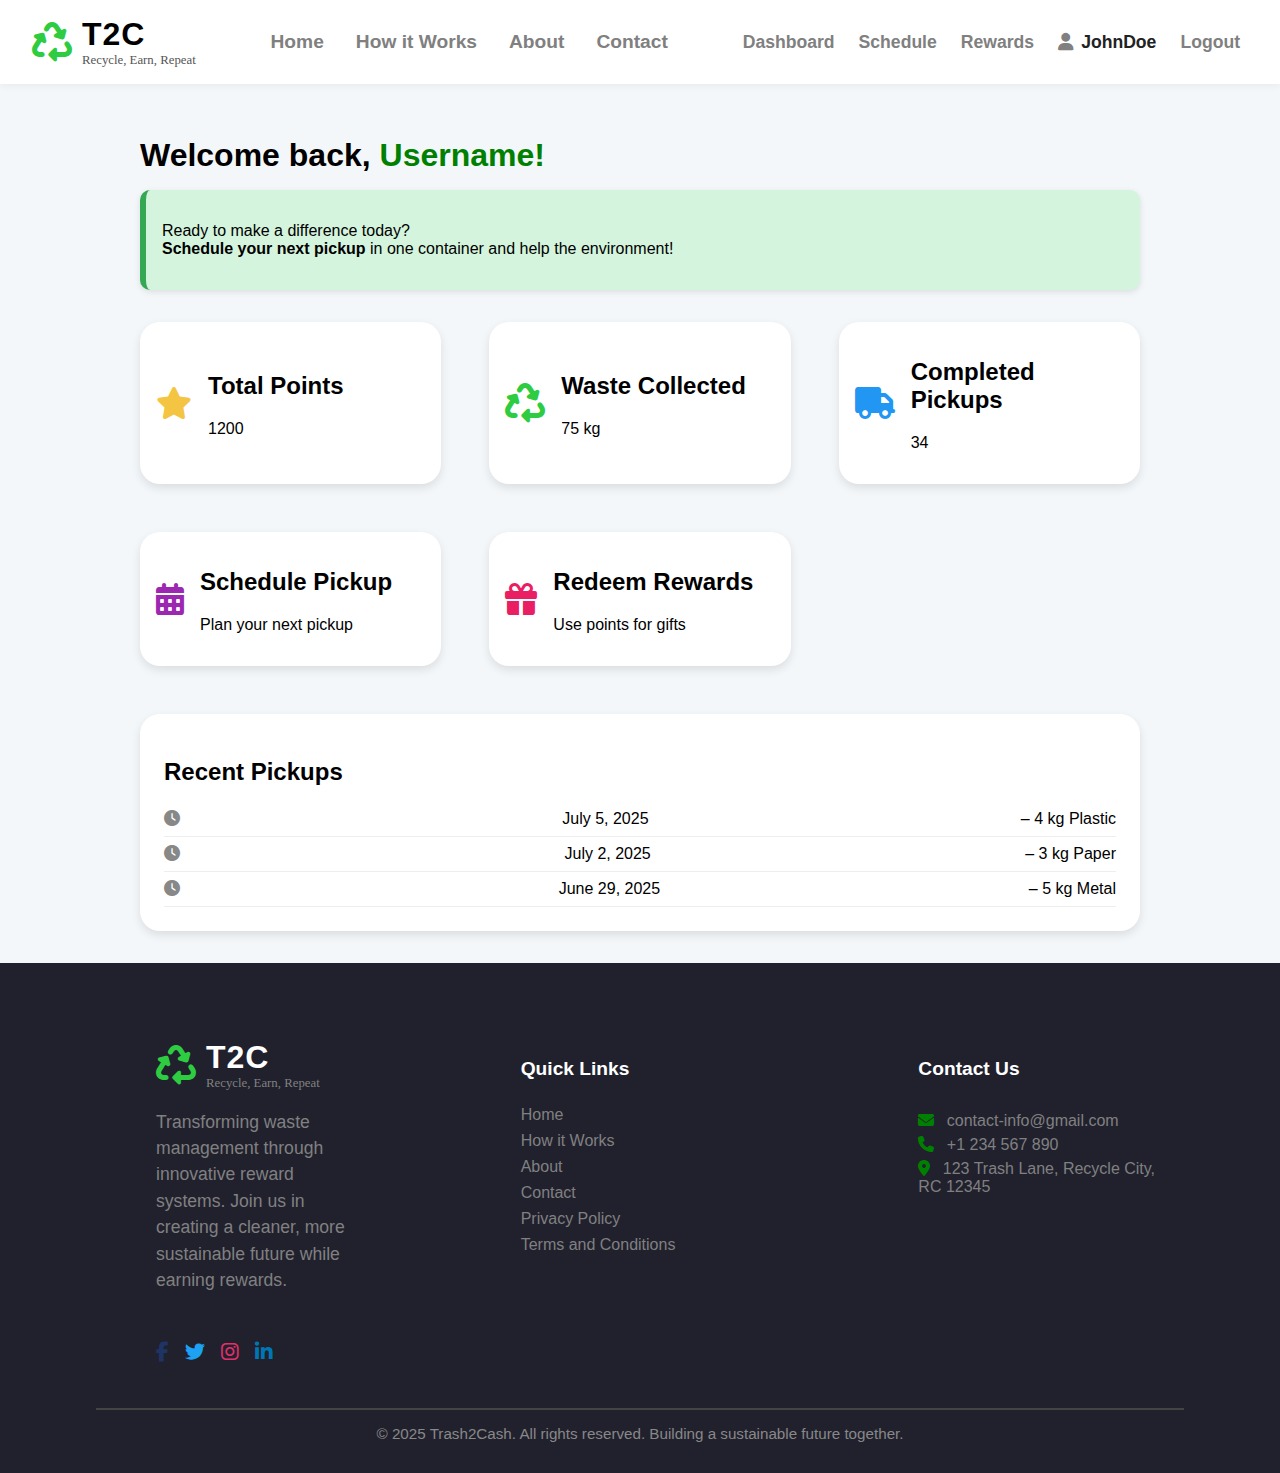
<file: Userdashboard.html>
<!DOCTYPE html>
<html lang="en">
<head>
  <meta charset="UTF-8">
  <title>T2C User Dashboard</title>
  <link rel="stylesheet" href="Userdashboard.css">
  <link rel="stylesheet" href="https://cdnjs.cloudflare.com/ajax/libs/font-awesome/6.4.0/css/all.min.css" />
</head>
<body>
  <header>
    <div class="header-container">
      <div class="logo">
        <div class="recycle-icon">
          <i class="fas fa-recycle"></i>
        </div>
        <div class="text-content">
          <h1>T2C</h1>
          <p>Recycle, Earn, Repeat</p>
        </div>
      </div>
      <nav class="navbar">
        <a href="index.html">Home</a>
        <a href="how-it-works.html">How it Works</a>
        <a href="about.html">About</a>
        <a href="contact.html">Contact</a>
      </nav>
      <div class="header-actions">
        <a href="Userdashboard.html" class="header-link">Dashboard</a>
        <a href="Schedule.html" class="header-link">Schedule</a>
        <a href="Rewards.html" class="header-link">Rewards</a>
        <a href="Userdashboard.html" class="header-link user-profile-link" style="display: flex; align-items: center; gap: 8px;">
          <i class="fa-solid fa-user"></i>
          <span class="user-profile-name">JohnDoe</span>
        </a>
        <a href="index.html" class="header-link">Logout</a>
      </div>
    </div>
  </header>
  
  <div class="dashboard">
    <h1>Welcome back, <span class="username">Username!</span></h1>

    <div class="green-frame">
      <p>Ready to make a difference today? <br><strong>Schedule your next pickup</strong> in one container and help the environment!</p>
    </div>

    <div class="cards">
      <div class="card">
        <i class="fas fa-star icon yellow"></i>
        <div>
          <h2>Total Points</h2>
          <p>1200</p>
        </div>
      </div>

      <div class="card">
        <i class="fas fa-recycle icon green"></i>
        <div>
          <h2>Waste Collected</h2>
          <p>75 kg</p>
        </div>
      </div>

      <div class="card">
        <i class="fas fa-truck icon blue"></i>
        <div>
          <h2>Completed Pickups</h2>
          <p>34</p>
        </div>
      </div>

      <div class="card">
        <a href="Schedule.html"><i class="fas fa-calendar-alt icon purple"></i></a>
        <div>
          <h2>Schedule Pickup</h2>
          <p>Plan your next pickup</p>
        </div>
      </div>

      <div class="card">
       <a href="Redeemrewards.html"><i class="fas fa-gift icon pink"></i></a>
        <div>
          <h2>Redeem Rewards</h2>
          <p>Use points for gifts</p>
        </div>
      </div>
    </div>

    <div class="recent-pickups">
      <h2>Recent Pickups</h2>
      <div class="pickup-entry"><i class="fas fa-clock"></i> July 5, 2025 <span>– 4 kg Plastic</span></div>
      <div class="pickup-entry"><i class="fas fa-clock"></i> July 2, 2025 <span>– 3 kg Paper</span></div>
      <div class="pickup-entry"><i class="fas fa-clock"></i> June 29, 2025 <span>– 5 kg Metal</span></div>
    </div>
  </div>

   <footer>
    <div class="footer-container">
      <div class="content">
        <div class="footer-logo">
          <div class="recycle-icon">
            <i class="fas fa-recycle"></i>
          </div>
          <div class="text-content1">
            <h1>T2C</h1>
            <p>Recycle, Earn, Repeat</p>
          </div>
        </div>
        <div class="footer-description">
          <p>Transforming waste management through innovative reward systems. Join us in creating a cleaner, more sustainable future while earning rewards.</p>
        </div>
        <br>
        <div class="social-media">
          <a href="https://www.facebook.com" target="_blank"><i class="fab fa-facebook-f"></i></a>
          <a href="https://www.twitter.com" target="_blank"><i class="fab fa-twitter"></i></a>
          <a href="https://www.instagram.com" target="_blank"><i class="fab fa-instagram"></i></a>
          <a href="https://www.linkedin.com" target="_blank"><i class="fab fa-linkedin-in"></i></a>
        </div>
      </div>
      <div class="quick-links">
        <h3>Quick Links</h3>
        <br>
        <ul>
          <li><a href="index.html">Home</a></li>
          <li><a href="how-it-works.html">How it Works</a></li>
          <li><a href="about.html">About</a></li>
          <li><a href="contact.html">Contact</a></li>
          <li><a href="privacy-policy.html">Privacy Policy</a></li>
          <li><a href="terms.html">Terms and Conditions</a></li>
        </ul>
      </div>
      <div class="contact-info">
        <h3>Contact Us</h3>
        <br>
        <p><i class="fas fa-envelope"></i> contact-info@gmail.com</p>
        <p><i class="fas fa-phone"></i> +1 234 567 890</p>
        <p><i class="fas fa-map-marker-alt"></i> 123 Trash Lane, Recycle City, RC 12345</p>
      </div>
      <div class="footer-bottom">
        <p>&copy; 2025 Trash2Cash. All rights reserved. Building a sustainable future together.</p>
      </div>
    </div>
  </footer>
</body>
</html>
</file>
<file: index.css>
/* Universal Box-Sizing */
* {
    margin: 0;
    padding: 0;
    box-sizing: border-box;
}

/* --- General Body Styles --- */
body {
    /* Changed default font to Poppins for the main content, but specific elements will override */
    font-family: 'Poppins', sans-serif;
    background-color: #f0f2f5; /* Light grey background similar to the image */
    color: #333; /* Default text color */
}

/* --- Header Styles --- */
.header-container {
    display: flex;
    align-items: center;
    justify-content: space-between; /* Changed to space-between for better control */
    padding: 16px 48px; /* Increased left and right padding */
    background: #fff;
    box-shadow: 0 2px 8px rgba(0,0,0,0.05);
    /* No explicit width here, let padding and content define */
}

.logo {
    display: flex;
    align-items: center;
    gap: 10px;
    /* padding-left: 48px; REMOVED: Managed by header-container padding */
}

/* Font Awesome Icon for Recycle */
.fa-recycle {
    color: #2ecc40; /* Green color from your header */
    font-size: 40px;
}

/* Text Content for Header Logo (T2C, Recycle, Earn, Repeat) */
.text-content h1 {
    font-family:'Segoe UI', Tahoma, Geneva, Verdana, sans-serif;
    font-size: 2rem; /* Corrected typo '2 rem' to '2rem' */
    color: black;
    margin: 0;
    font-weight: 700;
    letter-spacing: 1px;
}

.text-content p {
    font-size: 0.8rem;
    color: #555;
    margin: 0;
    margin-top: 2px;
    font-family:Georgia, 'Times New Roman', Times, serif;
    font-weight: 300;
}

/* Navigation Bar */
.navbar {
    flex: 1; /* Allows it to take available space */
    display: flex;
    justify-content: center; /* Centers the nav links */
    gap: 32px;
    font-family: 'Segoe UI', Tahoma, Geneva, Verdana, sans-serif;
    font-weight: 600;
}

.navbar a {
    text-decoration: none;
    color: gray;
    font-weight: 600;
    font-size: 1.2rem;
    transition: color 0.2s;
}

.navbar a:hover {
    color: #2ecc40; /* Green color on hover */
}

/* Header Action Buttons (Login, Join Now) */
.header-actions {
    display: flex;
    align-items: center;
    gap: 16px;
    /* padding-right: 48px; REMOVED: Managed by header-container padding */
}

.login-link {
    text-decoration: none;
    color: gray;
    font-size: 1.3rem;
    margin-right: 8px;
    transition: color 0.2s;
}

.login-link:hover {
    color: #2ecc40;
}

.join-btn {
    background: #2ecc40;
    color: #fff;
    border: none;
    padding: 8px 20px;
    border-radius: 5px;
    font-size: 1.5rem;
    font-family:'Segoe UI', Tahoma, Geneva, Verdana, sans-serif;
    cursor: pointer;
    font-weight: 700;
    transition: background 0.2s;
}

.join-btn:hover {
    background: #27ae38;
}

/* --- Main Content Section (New Styles) --- */
main {
    padding: 20px; /* General padding around the main content */
    max-width: 100%; /* Match overall max-width with header/footer */
    margin: 20px auto; /* Center the main content area */
}

.hero-section {
     margin-left: 0px;
     margin-right: 0px;
    text-align: center;
    padding: 80px 20px;
    background-color: #ffffff; /* White background for the hero section */
    box-shadow: 0 4px 8px rgba(0,0,0,0.1);
    border-radius: 8px;
    width: 100%; /* Inner max-width for the hero content */
    margin: 0 auto; /* Center within the main container */
}

.hero-section  h1 {
    font-size: 2.8em;
    color: green;
    margin-bottom: 20px;
    font-weight: 700;
    font-family:'Segoe UI', Tahoma, Geneva, Verdana, sans-serif/* Ensure Poppins for this heading */
}

.hero-section p {
    font-size: 1.1em;
    color: #666;
    line-height: 1.6;
    max-width: 700px; /* Max width for the paragraph */
    margin: 0 auto 40px auto; /* Center the paragraph and add bottom margin */
    font-family: 'Poppins', sans-serif; /* Ensure Poppins for this paragraph */
}

.hero-buttons {
    margin-top: 30px;
    display: flex;
    justify-content: center;
    gap: 20px; /* Space between buttons */
}

/* Common button styles for the new content */
.hero-buttons .btn {
    padding: 12px 28px;
    border: none;
    border-radius: 5px;
    cursor: pointer;
    font-size: 1.1em;
    font-weight: 600;
    text-decoration: none;
    transition: background-color 0.3s ease, transform 0.2s ease; /* Smooth transitions */
    font-family: 'Poppins', sans-serif; /* Ensure Poppins for buttons */
}

.hero-buttons .btn-primary {
    background-color: green; /* Green button */
    color: #fff;
}

.hero-buttons .btn-primary:hover {
    background-color:black; /* Darker green on hover */
    transform: translateY(-2px); /* Slight lift effect */
}

.hero-buttons .btn-secondary {
    background-color: green; /* Light grey button */
    color: white;
}

.hero-buttons .btn-secondary:hover {
    background-color: black; /* Darker grey on hover */
    transform: translateY(-2px); /* Slight lift effect */
}

.stats-section {
    display: flex;
    justify-content: space-around;
    flex-wrap: wrap; /* Allows items to wrap to the next line on smaller screens */
    margin-top: 60px; /* Space from the buttons above */
    padding: 40px 20px; /* Padding inside the stats section */
    background-color: whitesmoke; /* White background */
    border-radius: 8px;
    box-shadow: 0 8px 16px rgba(0,0,0,0.1);
    max-width: 1000px; /* Inner max-width for the stats content */
    margin: 60px auto 0 auto; /* Center within the main container */
}

.stat-item {
    text-align: center;
    flex: 1; /* Allows items to grow and shrink */
    min-width: 200px; /* Minimum width for each stat item */
    margin: 15px; /* Space around each stat item */
    padding: 10px;
}

.stat-item h2 {
    font-size: 2.5em;
    color: #333;
    margin-bottom: 5px;
    font-weight: 700;
    font-family: 'Poppins', sans-serif; /* Ensure Poppins for numbers */
}

.stat-item p {
    font-size: 0.8em;
    color: #777;
    font-weight: 600;
    font-family:'Segoe UI', Tahoma, Geneva, Verdana, sans-serif/* Ensure Poppins for descriptions */
}

/* Adjust color for "Rewards Given" */
.stat-item.rewards h2 {
    color: #ff9800; /* Orange */
}

.stat-item:nth-child(1) h2 {
    color: #28a745; /* Green */
}

.stat-item:nth-child(3) h2 {
    color: #2196f3; /* Blue */
}

.stat-item:nth-child(4) h2 {
    color: #9c27b0; /* Purple */
}

/* --- Footer Styles --- */
footer {
    background: rgb(33, 33, 46); /* Darker blue-grey for footer background */
    color: #ecf0f1; /* Light text color */
    padding: 32px 0 0 0; /* Adjusted padding as per your new structure */
    margin-top: 50px;
    font-family: 'Poppins', sans-serif; /* Use Poppins for general footer text */
}

.footer-container {
    display: flex;
    flex-wrap: wrap;
    justify-content: space-between;
    align-items: flex-start;
    padding: 0 48px; /* Moved padding here from footer */
    max-width: 1200px; /* Max width to contain footer content */
    margin: 0 auto; /* Center the footer content */
    gap: 30px; /* Space between columns */
    position: relative; /* Keep relative for inner positioning if needed */
}

.content { /* This div contains footer-logo, description, social media */
    flex: 1 1 300px; /* Give it more space */
    margin: 12px;
}

.footer-logo {
    display: flex;
    align-items: center;
    gap: 10px;
    /* padding-left: 48px; REMOVED: Managed by .footer-container padding */
}

/* Ensure Font Awesome Recycle icon is correctly styled in footer */
.footer-logo .fa-recycle {
    color: #2ecc40; /* Match header green */
    font-size: 40px; /* Match header size */
}

.text-content1 h1 {
    font-family:'Segoe UI', Tahoma, Geneva, Verdana, sans-serif;
    font-size: 2rem; /* Corrected typo */
    color: white;
    margin: 0;
    font-weight: 700;
    letter-spacing: 1px;
    /* padding-right: 60px; REMOVED: Not needed with flex layout */
}

.text-content1 p {
    font-size: 0.8rem;
    color: gray;
    margin: 0;
    margin-top: 2px;
    font-family:Georgia, 'Times New Roman', Times, serif;
    font-weight: 300;
}

.footer-description {
    /* Removed flex: 1 1 100%; as it's better contained within .content */
    margin-top: 16px;
    color: gray;
    font-size: 1.1rem;
    line-height: 1.5;
    font-family: 'Segoe UI', Tahoma, Geneva, Verdana, sans-serif;
    /* padding-left: 48px; REMOVED: Managed by .footer-container padding */
}

.social-media {
    display: flex;
    gap: 16px;
    font-size: 20px; /* Applies to the icon font size */
    margin-top: 20px; /* Space from description */
    /* padding-left: 48px; REMOVED: Managed by .footer-container padding */
}

/* Social media icon colors */
.fa-instagram{
    color: #E1306C;
}
.fa-twitter{
    color: #1DA1F2;
}
.fa-facebook-f{ /* Corrected from .fa-facebook as per your HTML */
    color: #1e3465;
}
.fa-linkedin-in { /* Added LinkedIn icon style */
    color: #0077B5;
}


.quick-links, .contact-info {
    flex: 1 1 220px;
    margin: 12px;
    font-family: 'Segoe UI', Tahoma, Geneva, Verdana, sans-serif;
}

.quick-links {
    /* padding-left: 135px; REMOVED: Managed by flex gap and margin */
    color: white;
}

.quick-links h3, .contact-info h3{
    color: white;
    font-size: 1.2rem;
    margin-bottom: 8px;
    font-weight: 600; /* Ensure consistent heading weight */
}

.quick-links ul {
    list-style: none;
    padding-left: 0; /* Important to remove default list padding */
    margin: 0;
}

.quick-links ul li {
    margin-bottom: 8px;
}

.quick-links ul li a {
    color: gray;
    text-decoration: none;
    transition: color 0.2s;
}

.quick-links ul li a:hover {
    color: #28A745; /* Green color on hover */
}

.contact-info {
    /* padding-left: 120px; REMOVED: Managed by flex gap and margin */
    color: gray;
}

.contact-info p {
    margin-bottom: 8px; /* Space between contact lines */
    display: flex; /* Align icon and text */
    align-items: center;
}

.contact-info p i {
    margin-right: 10px;
    color: green; /* Green color for contact icons */
}

/* Horizontal Rule before footer bottom */
hr {
    width: 100%;
    border: 0;
    border-top: 2px solid #444;
    margin: 32px 0 0 0;
}

.footer-bottom {
    width: 100%;
    text-align: center;
    margin-top: 24px;
    padding-bottom: 16px;
    font-size: 0.95rem;
    color: #888;
    position: relative;
    padding-top: 10px; /* Space from hr line */
    font-family: 'Segoe UI', Tahoma, Geneva, Verdana, sans-serif; /* Consistent font for copyright */
}

.black-text {
    color: #111;
}
.green-text {
    color: #28a745;
}

/* --- Responsive Adjustments --- */
@media (max-width: 1024px) {
    .header-container {
        padding: 16px 20px; /* Adjust padding for slightly smaller screens */
    }
    .logo, .header-actions, .footer-container {
        padding-left: 20px; /* Adjust if removed */
        padding-right: 20px; /* Adjust if removed */
    }
}

@media (max-width: 900px) {
    .navbar {
        display: none; /* Hide navigation on smaller screens */
    }

    .header-container {
        justify-content: space-between; /* Maintain space between logo and actions */
    }

    .hero-section h1 {
        font-size: 2.2em;
    }

    .hero-buttons {
        flex-direction: column; /* Stack buttons vertically */
        align-items: center; /* Center stacked buttons */
        gap: 10px; /* Reduce gap when stacked */
    }

    .hero-buttons .btn {
        width: 90%; /* Make buttons wider when stacked */
        max-width: 300px; /* Max width for stacked buttons */
    }

    .stats-section {
        flex-direction: column; /* Stack stats vertically */
        align-items: center; /* Center stacked stats */
        padding: 30px 15px; /* Adjust padding for stacked stats */
    }

    .stat-item {
        margin: 15px 0; /* More vertical space when stacked */
    }

    .footer-container {
        flex-direction: column;
        align-items: center;
        text-align: center; /* Center text for stacked footer sections */
        padding: 32px 20px 0 20px; /* Adjust padding for stacked footer */
    }

    .content, .quick-links, .contact-info {
        margin: 20px 0; /* More vertical space between stacked footer sections */
        max-width: 400px; /* Constrain width for stacked elements */
        text-align: center;
    }

    .quick-links ul {
        align-items: center;
        display: flex;
        flex-direction: column;
        padding-right: 0; /* Remove right padding when stacked */
    }

    /* Adjust padding for footer specific elements if they had absolute padding before */
    .footer-logo, .footer-description, .social-media, .quick-links, .contact-info {
        padding-left: 0;
    }
    .social-media {
        justify-content: center; /* Center social media icons when stacked */
    }
    .contact-info p {
        justify-content: center; /* Center contact info text when stacked */
    }
}

@media (max-width: 480px) {
    .header-container {
        flex-direction: column;
        align-items: center;
        padding: 15px 10px;
    }

    .logo {
        margin-bottom: 15px;
    }

    .header-actions {
        margin-top: 15px;
    }

    .hero-section h1 {
        font-size: 1.8em;
    }

    .hero-section p {
        font-size: 1em;
    }

    .hero-section {
        padding: 40px 15px; /* Adjust padding for very small screens */
    }

    .stats-section {
        padding: 30px 15px;
    }

    .footer-logo .fa-recycle {
        font-size: 30px; /* Smaller icon on very small screens */
    }
    .text-content1 h1 {
        font-size: 1.5em;
    }
    .text-content1 p {
        font-size: 0.7rem;
    }
}
</file>
<file: contact.css>
/* General page structure and spacing for contact page */
.contact-main-content {
    padding: 40px 80px; /* Adjust padding as needed */
    background-color: #f8f8f8; /* Light background for the main content area */
}

/* Section Titles and Subheadings */
.contact-main-content h2 {
    font-family: 'Segoe UI', Tahoma, Geneva, Verdana, sans-serif;
    font-size: 2.2rem;
    color: black;
    text-align: center;
    margin-bottom: 10px;
    font-weight: 700;
}

.contact-main-content p.sub-heading {
    text-align: center;
    color: #666;
    font-size: 1.1rem;
    margin-bottom: 40px;
}

/* Get In Touch Section */
.get-in-touch-section {
    text-align: center;
    margin-bottom: 60px;
}

.get-in-touch-section p:first-of-type { /* Description under "Get in Touch" */
    font-size: 1.1rem;
    color: #555;
    margin-bottom: 40px;
    max-width: 800px;
    margin-left: auto;
    margin-right: auto;
}

.contact-cards {
    display: flex;
    flex-wrap: wrap;
    justify-content: center;
    gap: 30px;
}

.contact-cards .card {
    background: #fff;
    border-radius: 10px;
    box-shadow: 0 4px 15px rgba(0, 0, 0, 0.05);
    padding: 30px;
    text-align: center;
    flex: 1 1 220px; /* Allows cards to grow and shrink */
    max-width: 280px;
    transition: transform 0.3s ease, box-shadow 0.3s ease;
}

.contact-cards .card:hover {
    transform: translateY(-5px);
    box-shadow: 0 6px 20px rgba(0, 0, 0, 0.1);
}

.contact-cards .card .icon-circle {
    width: 60px;
    height: 60px;
    border-radius: 50%;
    display: flex;
    justify-content: center;
    align-items: center;
    font-size: 28px;
    margin: 0 auto 20px;
}

/* Card Specific Colors */
.email-card .icon-circle {
    background-color: #e0f2f7; /* Light Blue */
    color: #2196f3; /* Blue */
}

.phone-card .icon-circle {
    background-color: #e6ffe6; /* Light Green */
    color: #2ecc40; /* Green */
}

.location-card .icon-circle {
    background-color: #efe7fc; /* Light Purple */
    color: #9c27b0; /* Purple */
}

.hours-card .icon-circle {
    background-color: #fff3e0; /* Light Orange */
    color: #ff9800; /* Orange */
}


.contact-cards .card h3 {
    font-size: 1.4rem;
    color: #333;
    margin-bottom: 10px;
}

.contact-cards .card p {
    font-size: 1rem;
    color: #555;
    margin-bottom: 5px;
}

.contact-cards .card .small-text {
    font-size: 0.9rem;
    color: #777;
}

/* FAQ and Message Form Grid */
.contact-details-grid {
    display: flex;
    justify-content: space-between;
    gap: 40px;
    margin-bottom: 60px;
    align-items: flex-start; /* Align items to the top */
}

.faq-section {
    flex: 1;
    background: #fff;
    padding: 30px;
    border-radius: 10px;
    box-shadow: 0 4px 15px rgba(0, 0, 0, 0.05);
}
.faq-section p{
    padding-right:60px;
}

.faq-section h2, .message-form-section h2 {
    text-align: left; /* Override general h2 center alignment */
    font-size: 1.8rem;
    margin-bottom: 10px;
    padding-left: 90px;
}

.faq-section .sub-heading, .message-form-section .sub-heading {
    text-align: left; /* Override general sub-heading center alignment */
    margin-bottom: 30px;
}

.faq-item {
    margin-bottom: 20px;
}

.faq-question {
    font-weight: 600;
    color: #333;
    font-size: 1.1rem;
    cursor: pointer;
    display: flex;
    align-items: center;
    gap: 10px;
}

.faq-question i {
    color: #2ecc40;
    font-size: 1.2rem;
}

.faq-answer {
    padding-top: 10px;
    padding-left: 28px; /* Align with question text */
    color: #555;
    font-size: 1rem;
    line-height: 1.6;
}


.message-form-section {
    flex: 1;
    background: #fff;
    padding: 30px;
    border-radius: 10px;
    box-shadow: 0 4px 15px rgba(0, 0, 0, 0.05);
}
.message-form-section h2 {
    text-align: left; /* Override general h2 center alignment */
    font-size: 1.8rem;
    margin-bottom: 10px;
    padding-left:170px;
}
.contact-form .form-group {
    margin-bottom: 20px;
}

.contact-form .form-group-row {
    display: flex;
    gap: 20px;
    margin-bottom: 20px;
}

.contact-form .form-group-row .form-group {
    flex: 1;
    margin-bottom: 0; /* Remove bottom margin for groups in a row */
}

.contact-form label {
    display: block;
    margin-bottom: 8px;
    font-weight: 600;
    color: #333;
    font-size: 1rem;
}

.contact-form input[type="text"],
.contact-form input[type="email"],
.contact-form select,
.contact-form textarea {
    width: 100%;
    padding: 12px 15px;
    border: 1px solid #ddd;
    border-radius: 5px;
    font-size: 1rem;
    font-family: inherit;
    transition: border-color 0.3s ease;
}

.contact-form input:focus,
.contact-form select:focus,
.contact-form textarea:focus {
    border-color: #2ecc40;
    outline: none;
    box-shadow: 0 0 0 3px rgba(46, 204, 64, 0.2);
}

.contact-form textarea {
    resize: vertical;
    min-height: 120px;
}

.send-message-btn {
    background: #2ecc40;
    color: #fff;
    border: none;
    padding: 12px 25px;
    border-radius: 5px;
    font-size: 1.1rem;
    font-weight: 600;
    cursor: pointer;
    transition: background 0.2s, transform 0.2s;
    display: flex;
    align-items: center;
    gap: 10px;
    justify-content: center;
    width: auto; /* Make button size fit content */
}

.send-message-btn i {
    font-size: 1.1rem;
}

.send-message-btn:hover {
    background: #27ae38;
    transform: translateY(-2px);
}



/* Sign Up Today Section */
.signup-today-section {
    background: #2ecc40; /* Green background */
    padding: 60px 40px;
    text-align: center;
    border-radius: 10px;
    margin-top: 40px; /* Space above footer */
    margin-bottom: 60px; /* Space between section and footer */
}

.signup-content h2 {
    color: #fff;
    font-size: 2.5rem;
    margin-bottom: 15px;
}

.signup-content p {
    color: #e0ffe0; /* Lighter green for text */
    font-size: 1.3rem;
    margin-bottom: 30px;
}

.sign-up-today-btn {
    background: #fff;
    color: #2ecc40;
    border: none;
    padding: 15px 35px;
    border-radius: 8px;
    font-size: 1.6rem;
    font-weight: 700;
    cursor: pointer;
    transition: background 0.2s, color 0.2s, transform 0.2s;
    box-shadow: 0 4px 10px rgba(0, 0, 0, 0.1);
}

.sign-up-today-btn:hover {
    background: #f0f0f0;
    color: #27ae38;
    transform: translateY(-3px);
}


/* Responsive Adjustments for Contact Page */
@media (max-width: 1024px) {
    .contact-main-content {
        padding: 30px 40px;
    }

    .contact-details-grid {
        flex-direction: column;
        gap: 30px;
    }

    .faq-section, .message-form-section {
        flex: none;
        width: 100%;
    }

    .contact-cards {
        flex-direction: column;
        align-items: center;
    }

    .contact-cards .card {
        max-width: 400px; /* Give more width on smaller screens */
        flex: 1 1 100%;
    }

    .signup-today-section {
        padding: 40px 20px;
    }

    .signup-content h2 {
        font-size: 2rem;
    }

    .signup-content p {
        font-size: 1.1rem;
    }

    .sign-up-today-btn {
        font-size: 1.4rem;
        padding: 12px 30px;
    }
}

@media (max-width: 768px) {
    .contact-main-content {
        padding: 20px 20px;
    }

    .contact-main-content h2 {
        font-size: 1.8rem;
    }

    .contact-main-content p.sub-heading {
        font-size: 1rem;
        margin-bottom: 30px;
    }

    .get-in-touch-section p:first-of-type {
        font-size: 1rem;
        margin-bottom: 30px;
    }

    .contact-cards .card {
        padding: 20px;
    }

    .contact-cards .card h3 {
        font-size: 1.2rem;
    }

    .contact-cards .card p {
        font-size: 0.9rem;
    }

    .faq-question {
        font-size: 1rem;
    }

    .faq-answer {
        font-size: 0.9rem;
    }

    .contact-form .form-group-row {
        flex-direction: column;
        gap: 0; /* No gap when stacked */
    }

    .contact-form input,
    .contact-form select,
    .contact-form textarea {
        padding: 10px 12px;
        font-size: 0.9rem;
    }

    .send-message-btn {
        font-size: 1rem;
        padding: 10px 20px;
    }

    .interactive-map-placeholder {
        min-height: 250px;
        font-size: 1rem;
    }

    .interactive-map-placeholder .map-icon {
        font-size: 50px;
    }

    .signup-content h2 {
        font-size: 1.8rem;
    }

    .signup-content p {
        font-size: 1rem;
    }

    .sign-up-today-btn {
        font-size: 1.2rem;
        padding: 10px 25px;
    }
}

@media (max-width: 480px) {
    .contact-main-content {
        padding: 15px;
    }

    .contact-main-content h2 {
        font-size: 1.6rem;
    }

    .faq-section h2, .message-form-section h2 {
        font-size: 1.6rem;
    }
    
    .contact-form .form-group label {
        font-size: 0.9rem;
    }

    .send-message-btn {
        width: 100%; /* Full width button on very small screens */
    }
}
</file>
<file: Howitworks.css>
* {
    margin: 0;
    padding: 0;
    box-sizing: border-box;
}

body {
    font-family: 'Segoe UI', Tahoma, Geneva, Verdana, sans-serif;
    line-height: 1.6;
    color: #333;
}

.header-container {
    display: flex;
    align-items: center;
    justify-content: space-evenly;
    padding: 16px 48px;
    background: #fff;
    box-shadow: 0 2px 8px rgba(0,0,0,0.05);
}

.logo {
    display: flex;
    align-items: center;
    gap: 10px;
    padding-left: 48px;
}

.recycle-icon svg {
    width: 48px;
    height: 48px;
    display: block;
}

.navbar {
    flex: 1;
    display: flex;
    justify-content: center;
    gap: 32px;
    font-weight: 600;
}

.navbar a {
    text-decoration: none;
    color: gray;
    font-weight: 600;
    font-size: 1.2rem;
    transition: color 0.2s;
}

.navbar a:hover {
    color: #2ecc40;
}

.header-actions {
    display: flex;
    align-items: center;
    gap: 16px;
    padding-right: 48px;
}

.login-link {
    text-decoration: none;
    color: gray;
    font-size: 1.3rem;
    margin-right: 8px;
}

.login-link:hover {
    color: #2ecc40;
}

.join-btn {
    background: #2ecc40;
    color: #fff;
    border: none;
    padding: 8px 20px;
    border-radius: 5px;
    font-size: 1.5rem;
    font-family: 'Segoe UI', Tahoma, Geneva, Verdana, sans-serif;
    cursor: pointer;
    font-weight: 700;
    transition: background 0.2s;
}

.join-btn:hover {
    background: #27ae38;
}

.text-content h1 {
    font-family:'Segoe UI', Tahoma, Geneva, Verdana, sans-serif;
    font-size: 2rem;
    color: black;
    margin: 0;
    font-weight: 700;
    letter-spacing: 1px;
}

.text-content p {
    font-size: 0.8rem;
    color: #555;
    margin: 0;
    margin-top: 2px;
    font-family:Georgia, 'Times New Roman', Times, serif;
    font-weight: 300;
}
.fa-recycle {
    color: #2ecc40;
    font-size: 40px;
}

/* Main Content Styles */
main {
    padding: 20px;
    max-width: 1200px;
    margin: 0 auto;
}

/* Hero Section */
.hero-section {
    text-align: center;
    padding: 80px 20px;
    background-color: #e6ffe6; /* Light green background */
    border-radius: 10px;
    margin-bottom: 40px;
}

.hero-section h2 {
    font-size: 2.8rem;
    color: #2ecc40;
    margin-bottom: 20px;
}

.hero-section p {
    font-size: 1.3rem;
    color: #555;
    margin-bottom: 30px;
}

.hero-buttons .btn {
    padding: 12px 30px;
    font-size: 1.2rem;
    border-radius: 8px;
    cursor: pointer;
    transition: background-color 0.3s ease;
    margin: 0 10px;
}

.hero-buttons .primary-btn {
    background-color: #2ecc40;
    color: #fff;
    border: none;
}

.hero-buttons .primary-btn:hover {
    background-color: #27ae38;
}

.hero-buttons .secondary-btn {
    background-color: transparent;
    color: #2ecc40;
    border: 2px solid #2ecc40;
}

.hero-buttons .secondary-btn:hover {
    background-color: #2ecc40;
    color: #fff;
}

/* How It Works Section */
.how-it-works-section {
    text-align: center;
    padding: 60px 20px;
}

.how-it-works-section h3 {
    font-size: 2.5rem;
    color: #333;
    margin-bottom: 20px;
}

.how-it-works-section p {
    font-size: 1.1rem;
    color: #666;
    margin-bottom: 30px;
}

.get-started-btn {
    background-color: #2ecc40;
    color: #fff;
    border: none;
    padding: 15px 40px;
    font-size: 1.3rem;
    border-radius: 8px;
    cursor: pointer;
    transition: background-color 0.3s ease;
    margin-bottom: 50px;
}

.get-started-btn:hover {
    background-color: #27ae38;
}

.steps-container {
    display: flex;
    justify-content: space-around;
    flex-wrap: wrap;
    gap: 30px;
}

.step {
    background-color: #f9f9f9;
    border: 1px solid #ddd;
    border-radius: 10px;
    padding: 30px;
    flex: 1 1 300px;
    text-align: left;
    box-shadow: 0 4px 10px rgba(0,0,0,0.05);
}

.step-icon {
    font-size: 3rem;
    color: #2ecc40;
    margin-bottom: 20px;
    text-align: center;
}

.step h4 {
    font-size: 1.5rem;
    color: #333;
    margin-bottom: 15px;
    text-align: center;
}

.step ul {
    list-style: none;
    padding: 0;
}

.step ul li {
    margin-bottom: 10px;
    color: #666;
    display: flex;
    align-items: center;
    gap: 10px;
}

.step ul li .fa-check-circle {
    color: #2ecc40;
}

/* Points & Rewards System Section */
.points-rewards-system {
    text-align: center;
    padding: 60px 20px;
    background-color: #f0fff0; /* Very light green */
    border-radius: 10px;
    margin-bottom: 40px;
}

.points-rewards-system h3 {
    font-size: 2.5rem;
    color: #333;
    margin-bottom: 20px;
}

.points-rewards-system > p {
    font-size: 1.1rem;
    color: #666;
    margin-bottom: 40px;
}

.waste-types-container {
    display: flex;
    justify-content: space-around;
    flex-wrap: wrap;
    gap: 20px;
    margin-bottom: 60px;
}

.waste-type-card {
    background-color: #fff;
    border: 1px solid #ddd;
    border-radius: 10px;
    padding: 25px;
    flex: 1 1 220px;
    box-shadow: 0 4px 10px rgba(0,0,0,0.05);
    transition: transform 0.2s ease;
}

.waste-type-card:hover {
    transform: translateY(-5px);
}

.card-icon {
    font-size: 2.5rem;
    color: #2ecc40;
    margin-bottom: 15px;
}

.waste-type-card h4 {
    font-size: 1.3rem;
    color: #333;
    margin-bottom: 10px;
}

.waste-type-card p {
    font-size: 0.95rem;
    color: #777;
}

.waste-type-card .points {
    font-size: 1.8rem;
    font-weight: bold;
    color: #2ecc40;
    margin-top: 15px;
}

.waste-type-card .multiplier {
    font-size: 0.85rem;
    color: #999;
}

.potential-earnings {
    background-color: #fff;
    border: 1px solid #ddd;
    border-radius: 10px;
    padding: 30px;
    box-shadow: 0 4px 10px rgba(0,0,0,0.05);
}

.potential-earnings h3 {
    font-size: 2rem;
    color: #333;
    margin-bottom: 30px;
}

.earning-example {
    display: flex;
    justify-content: center;
    align-items: center;
    gap: 30px;
    margin-bottom: 20px;
}

.example-item {
    text-align: center;
}

.example-icon {
    font-size: 3rem;
    color: #2ecc40;
    margin-bottom: 10px;
}

.example-item p {
    font-size: 1.1rem;
    color: #555;
    margin: 5px 0;
}

.arrow {
    font-size: 2rem;
    color: #777;
}

.monthly-potential {
    font-size: 1.4rem;
    font-weight: bold;
    color: #2ecc40;
    margin-top: 20px;
}

/* Why Choose T2C Section */
.why-choose-t2c {
    text-align: center;
    padding: 60px 20px;
}

.why-choose-t2c h3 {
    font-size: 2.5rem;
    color: #333;
    margin-bottom: 40px;
}

.advantages-container {
    display: flex;
    justify-content: space-around;
    flex-wrap: wrap;
    gap: 30px;
}

.advantage-card {
    background-color: #f9f9f9;
    border: 1px solid #ddd;
    border-radius: 10px;
    padding: 30px;
    flex: 1 1 300px;
    box-shadow: 0 4px 10px rgba(0,0,0,0.05);
    transition: transform 0.2s ease;
}

.advantage-card:hover {
    transform: translateY(-5px);
}

.advantage-icon {
    font-size: 3rem;
    color: #2ecc40;
    margin-bottom: 20px;
}

.advantage-card h4 {
    font-size: 1.5rem;
    color: #333;
    margin-bottom: 15px;
}

.advantage-card p {
    font-size: 1.05rem;
    color: #666;
}

/* Ready to Earn CTA Section (Duplicate of Hero but at bottom) */
.ready-to-earn-cta {
    text-align: center;
    padding: 80px 20px;
    background-color: #e6ffe6;
    border-radius: 10px;
    margin-top: 40px;
}

.ready-to-earn-cta h2 {
    font-size: 2.8rem;
    color: #2ecc40;
    margin-bottom: 20px;
}

.ready-to-earn-cta p {
    font-size: 1.3rem;
    color: #555;
    margin-bottom: 30px;
}

.cta-buttons .btn {
    padding: 12px 30px;
    font-size: 1.2rem;
    border-radius: 8px;
    cursor: pointer;
    transition: background-color 0.3s ease;
    margin: 0 10px;
}

.cta-buttons .primary-btn {
    background-color: #2ecc40;
    color: #fff;
    border: none;
}

.cta-buttons .primary-btn:hover {
    background-color: #27ae38;
}

.cta-buttons .secondary-btn {
    background-color: transparent;
    color: #2ecc40;
    border: 2px solid #2ecc40;
}

.cta-buttons .secondary-btn:hover {
    background-color: #2ecc40;
    color: #fff;
}


/* Footer Styles */
.footer-container {
    display: flex;
    flex-wrap: wrap;
    justify-content: space-between;
    align-items: flex-start;
    padding: 32px 48px 0 48px;
    background: rgb(33, 33, 46);
    position: relative;
}

.content, .quick-links, .contact-info {
    flex: 1 1 220px;
    margin: 12px;
}

.quick-links ul {
    list-style: none;
    padding-right:48px;
    padding-left: 0;
    margin: 0;
}

.quick-links ul li {
    margin-bottom: 8px;
}

.quick-links ul li a {
    color: gray;
    text-decoration: none;
    transition: color 0.2s;
}

.quick-links ul li a:hover {
    color: #28A745;
}

.footer-bottom {
    width: 100%;
    text-align: center;
    margin-top: 24px;
    padding-bottom: 16px;
    font-size: 0.95rem;
    color: #888;
    position: relative;
}
.footer-logo {
    display: flex;
    align-items: center;
    gap: 10px;
    padding-left: 48px;
}

.recycle-icon svg {
    width: 48px;
    height: 48px;
    display: block;
}
.text-content1 h1 {
    font-family:'Segoe UI', Tahoma, Geneva, Verdana, sans-serif;
    font-size: 2rem;
    color: white;
    margin: 0;
    font-weight: 700;
    letter-spacing: 1px;
    padding-right: 60px;
}

.text-content1 p {
    font-size: 0.8rem;
    color:gray;
    margin: 0;
    margin-top: 2px;
    font-family:Georgia, 'Times New Roman', Times, serif;
    font-weight: 300;
}
.social-media {
    display: flex;
    gap: 16px;
    font-size: 20px;
    padding-left: 48px;

}
.fa-instagram{
    color: #E1306C;
}
.fa-twitter{
    color: #1DA1F2;
}
.fa-facebook{
    color: #1e3465;
}
.footer-description {
    flex: 1 1 100%;
    margin-top: 16px;
    color:gray;
    font-size: 1.1rem;
    line-height: 1.5;
    font-family: 'Segoe UI', Tahoma, Geneva, Verdana, sans-serif;
    padding-left: 48px;
}
.quick-links{
    padding-left: 135px;
    font-family: 'Segoe UI', Tahoma, Geneva, Verdana, sans-serif;
    color: white;
}
.contact-info {
    padding-left: 120px;
    font-family: 'Segoe UI', Tahoma, Geneva, Verdana, sans-serif;
    color: gray;
}
.contact-info h3{
    color: white;
    font-size: 1.2rem;
    margin-bottom: 8px;
}
.contact-info p {
    margin-bottom: 8px;
    display: flex;
    align-items: center;
    gap: 10px;
}
.quick-links  a{
    color:gray;
}
.fa-envelope {
    color: green;
}
.fa-phone {
    color:green;
}
.fa-map-marker-alt {
    color:green;
}
</file>
<file: managerdb.css>
/* Base Styles */
body {
  margin: 0;
  padding: 0;
  background: #f4f6f8;
  font-family: "Roboto", sans-serif;
  color: #333;
  line-height: 1.5;
}
.navbar{
  padding-right:250px
}

/* Dashboard Container */
.dashboard-container {
  max-width: 1200px;
  margin: 40px auto;
  padding: 0 20px;
}

/* Dashboard Header */
.dashboard-header {
  background: #007bff;
  color: #fff;
  padding: 30px 20px;
  border-radius: 12px;
  text-align: center;
  margin-bottom: 30px;
}

.dashboard-header h1 {
  margin: 0;
  font-size: 2.2em;
}

.dashboard-header p {
  margin-top: 10px;
  font-size: 1em;
}

/* Stats Cards */
.stats-cards {
  display: flex;
  gap: 20px;
  flex-wrap: wrap;
  margin-bottom: 30px;
}

.card {
  background: #fff;
  border-radius: 12px;
  padding: 20px;
  flex: 1;
  min-width: 220px;
  text-align: center;
  box-shadow: 0 2px 6px rgba(0, 0, 0, 0.1);
  transition: transform 0.2s ease;
}

.card:hover {
  transform: translateY(-5px);
}

.card-icon {
  font-size: 32px;
  margin-bottom: 12px;
  display: inline-block;
}

.card i.fa-users {
  color: #007bff;
}

.card i.fa-recycle {
  color: #28a745;
}

.card i.fa-truck {
  color: #17a2b8;
}

.card i.fa-gift {
  color: #dc0bc3;
}

.card h2 {
  margin: 10px 0 8px 0;
  font-size: 1.2em;
  color: #333;
}

.card p {
  font-size: 1.4em;
  font-weight: bold;
  color: #333;
}

/* Filters Section */
.filters {
  display: flex;
  align-items: center;
  gap: 15px;
  margin-bottom: 20px;
  flex-wrap: wrap;
}

.filters i {
  color: #007bff;
  font-size: 18px;
}

.filters select,
.filters input[type="date"] {
  padding: 8px 12px;
  border-radius: 8px;
  border: 1px solid #ccc;
  font-size: 0.95em;
}

/* Table Section */
.table-section {
  background: #fff;
  padding: 20px;
  border-radius: 12px;
  box-shadow: 0 2px 6px rgba(0, 0, 0, 0.1);
  overflow-x: auto;
}

.table-section h3 {
  margin-top: 0;
  margin-bottom: 15px;
  font-size: 1.4em;
  color: #333;
}

table {
  width: 100%;
  border-collapse: collapse;
  font-size: 0.95em;
}

thead {
  background: #eeeeee;
}

th, td {
  padding: 12px 10px;
  border-bottom: 1px solid #ccc;
}

th {
  font-weight: bold;
  color: #333;
}

td {
  color: #555;
}

.status {
  display: inline-block;
  padding: 4px 10px;
  border-radius: 8px;
  color: #fff;
  font-weight: bold;
  font-size: 0.85em;
}

.status.completed {
  background: #28a745;
}

.status.pending {
  background: #ffc107;
  color: #333;
}

.status.rejected {
  background: #dc3545;
}

.points {
  color: #28a745;
  font-weight: bold;
}

.action-icon {
  font-size: 18px;
  cursor: pointer;
  transition: color 0.3s ease;
}

.action-icon:hover {
  color: #007bff;
}

.action-icon.approved {
  color: #28a745;
}

.action-icon.rejected {
  color: #dc3545;
}

/* Header Actions */
.header-actions {
    display: flex;
    align-items: center;
    gap: 24px;
}

.user-info {
    display: flex;
    align-items: center;
    gap: 10px;
}

.user-icon-large {
    font-size: 2.5rem;
    color: gray;
    vertical-align: middle;
}

.username-large {
    font-size: 1.5rem;
    font-weight: bold;
    color: #333;
    vertical-align: middle;
}

/* Responsive Tweaks */
@media (max-width: 768px) {
  .stats-cards {
    flex-direction: column;
  }

  .filters {
    flex-direction: column;
    align-items: flex-start;
  }
}
.user-icon-large {
        font-size: 2.5rem;
        color: gray;
        vertical-align: middle;
        margin-right: 10px;
    }

    .username-large {
        font-size: 1.5rem;
        font-weight: bold;
        color: #333;
        vertical-align: middle;
    }

    .dashboard-link,
    .logout-link {
        text-decoration: none;
        color: inherit;
        color:gray;
        font-family: 'Segoe UI', Tahoma, Geneva, Verdana, sans-serif;
        font-weight: bold; /* Optional: keeps the default text color */
    }
    .dashboard-link:hover,
    .logout-link:hover {
        color: #28A745; /* Optional: green on hover */
    }
</file>
<file: schedule.css>
body {
  font-family: Arial, sans-serif;
  background: #f0f2f5;
  margin: 0;
  padding: 0;
}

.container {
  max-width: 1000px;
  margin: 40px auto;
  background: #fff;
  padding: 40px;
  border-radius: 16px;
  box-shadow: 0 0 25px rgba(0,0,0,0.08);
}

h2 {
  color: #2E8B57;
  margin-bottom: 5px;
}

p {
  color: #555;
  margin-bottom: 30px;
  font-size: 16px;
}

.frame {
  border: 2px solid #dcdcdc;
  border-radius: 14px;
  padding: 30px;
  margin-bottom: 30px;
  background-color: #fdfdfd;
}

.photo-frame {
  min-height: 220px;
}

.frame h3 {
  margin-top: 0;
  color: #333;
  font-size: 20px;
}

select, input[type="text"], input[type="date"], textarea {
  width: 100%;
  padding: 12px 15px;
  margin-top: 8px;
  border: 1px solid #ccc;
  border-radius: 10px;
  font-size: 15px;
  font-family:'Segoe UI', Tahoma, Geneva, Verdana, sans-serif;
  font-weight: 400;
  background-color: #fff;
}

textarea {
  resize: vertical;
  min-height: 90px;
}

input[type="file"] {
  border: none;
  margin-top: 15px;
}

.two-column {
  display: flex;
  gap: 25px;
  flex-wrap: wrap;
  margin-top: 10px;
}

.input-group {
  flex: 1;
  min-width: 240px;
}

.icon-input select,
.icon-input input {
  font-family:'Segoe UI', Tahoma, Geneva, Verdana, sans-serif;
  font-weight: 400;
}

.photo-upload-box {
  display: flex;
  align-items: center;
  padding: 30px;
  border: 2px dashed #bbb;
  border-radius: 12px;
  background: #f8f8f8;
  margin-top: 20px;
}

.photo-upload-box i {
  font-size: 28px;
  margin-right: 20px;
  color: #666;
}

.buttons {
  text-align: right;
  margin-top: 30px;
}

.buttons button {
  padding: 12px 30px;
  font-size: 16px;
  margin-left: 12px;
  border: none;
  border-radius: 10px;
  cursor: pointer;
  transition: 0.3s ease;
}

.cancel-btn {
  background-color: #ccc;
  color: #333;
}

.submit-btn {
  background-color: #2E8B57;
  color: white;
}

.submit-btn:hover {
  background-color: #246b45;
}

.cancel-btn:hover {
  background-color: #999;
}

.input-group.icon-input {
  position: relative;
  display: flex;
  align-items: center;
}

.input-group.icon-input i {
  position: absolute;
  left: 12px;
  color: #2ecc40;
  font-size: 1rem;
  pointer-events: none;
}

.input-group.icon-input input,
.input-group.icon-input select,
.input-group.icon-input textarea {
  padding-left: 2.2em; /* space for icon */
  width: 100%;
  box-sizing: border-box;
}

.input-group.icon-input textarea {
  resize: vertical;
  min-height: 150px;
}
</file>
<file: Userdashboard.css>
body {
  font-family: 'Segoe UI', sans-serif;
  margin: 0;
  padding: 0;
  background-color: #f4f7f9;
}

.dashboard {
  max-width: 1000px;
  margin: auto;
  padding: 2rem;
}

h1 {
  font-size: 2rem;
  margin-bottom: 1rem;
}

.username {
  color: green;
}

.green-frame {
  background-color: #d4f4dd;
  border-left: 6px solid #34a853;
  padding: 1rem;
  border-radius: 10px;
  box-shadow: 0 2px 6px rgba(0,0,0,0.1);
  margin-bottom: 2rem;
}

.cards {
  display: grid;
  grid-template-columns: repeat(auto-fit, minmax(220px, 1fr));
  gap:3rem;
}

.card {
  display: flex;
  align-items: center;
  background: white;
  padding: 1rem;
  border-radius: 20px;
  box-shadow: 0 4px 10px rgba(0,0,0,0.1);
  gap: 1rem;
  transition: box-shadow 0.2s,transform 0.2s;
}
.card:hover {
  box-shadow: 0 8px 24px rgba(44, 204, 64, 0.18), 0 2px 8px rgba(0,0,0,0.08);
  transform: translateY(-6px) scale(1.03);
  cursor: pointer;
}
.icon {
  font-size: 2rem;
}

.yellow { color: #f4c542; }
.green { color: #4caf50; }
.blue { color: #2196f3; }
.purple { color: #9c27b0; }
.pink { color: #e91e63; }

.recent-pickups {
  margin-top: 3rem;
  background: #fff;
  padding: 1.5rem;
  border-radius: 20px;
  box-shadow: 0 4px 10px rgba(0,0,0,0.1);
}

.recent-pickups h2 {
  margin-bottom: 1rem;
}

.pickup-entry {
  padding: 0.5rem 0;
  font-size: 1rem;
  display: flex;
  justify-content: space-between;
  border-bottom: 1px solid #eee;
}

.pickup-entry i {
  margin-right: 10px;
  color: #888;
}
/*=====Header======*/
/* Header Layout: All in one row, balanced spacing */
.header-container {
  display: flex;
  align-items: center;
  justify-content: space-between;
  padding: 16px 32px;
  background: #fff;
  box-shadow: 0 2px 8px rgba(0, 0, 0, 0.05);
  gap: 32px;
}

/* Logo: compact, no extra left padding */
.logo {
  display: flex;
  align-items: center;
  gap: 10px;
  padding-left: 0;
}
.recycle-icon svg {
    width: 48px;
    height: 48px;
    display: block;
}

.fa-recycle {
  color: #2ecc40;
  font-size: 40px;
}

.text-content h1 {
  font-size: 2rem;
  color: black;
  font-weight: 700;
  margin: 0;
  letter-spacing: 1px;
  font-family: 'Segoe UI', Tahoma, Geneva, Verdana, sans-serif;
}

.text-content p {
  font-size: 0.8rem;
  color: #555;
  margin: 0;
  font-family: Georgia, 'Times New Roman', Times, serif;
  font-weight: 300;
  white-space: nowrap; /* Ensures the text stays in one line */
}

/* Navbar: no wrapping, minimal horizontal padding, even spacing */
.navbar {
  display: flex;
  flex-wrap: nowrap;
  gap: 32px;
  padding: 0 32px;
  font-weight: 600;
  font-family: 'Segoe UI', Tahoma, Geneva, Verdana, sans-serif;
}

.navbar a {
  text-decoration: none;
  color: gray;
  font-size: 1.2rem;
  transition: color 0.2s;
  font-weight: 600;
}

.navbar a:hover {
  color: #2ecc40;
}

/* Header actions: right-aligned, no extra left/right padding */
.header-actions {
  display: flex;
  align-items: center;
  gap: 16px;
  padding: 0;
  font-family: 'Segoe UI', Tahoma, Geneva, Verdana, sans-serif;
}

/* Remove these lines:
.Schedule-btn , .rewards-btn {
  text-decoration: none;
  color: gray;
  font-size: 1.3rem;
  margin-right: 8px;
  font-family: 'Segoe UI', Tahoma, Geneva, Verdana, sans-serif;
}

.Schedule-btn:hover {
  color: #2ecc40;
}

.rewards-btn:hover {
  color: #2ecc40;
}
*/

/* Add user profile styles */
.user-profile {
  display: flex;
  align-items: center;
  gap: 12px;
}

/* User profile link: image and name side by side */
.user-profile-link {
  display: flex !important;
  align-items: center;
  gap: 8px;
}

/* User image: small and round */
.user-profile-img {
  width: 32px;
  height: 32px;
  border-radius: 50%;
  object-fit: cover;
  border: 2px solid #2ecc40;
}

.user-profile-name {
  font-size: 1.1rem;
  color: #222;
  font-weight: 600;
}

.logout-btn {
  background: #2ecc40;
  color: #fff;
  border: none;
  border-radius: 20px;
  padding: 6px 18px;
  font-size: 1rem;
  cursor: pointer;
  margin-left: 10px;
  transition: background 0.2s;
}

.logout-btn:hover {
  background: #219a36;
}
/*===========Footer=========*/
footer {
  background-color: rgb(33, 33, 46);
  color: gray;
  padding: 32px 48px 0 48px;
}

.footer-container {
  display: flex;
  flex-wrap: wrap;
  justify-content: space-between;
  align-items: flex-start;
  padding: 32px 48px 0 48px;
  background: rgb(33, 33, 46);
  position: relative;
}

.content,
.quick-links,
.contact-info {
  flex: 1 1 220px;
  margin: 12px;
}

.footer-logo {
  display: flex;
  align-items: center;
  gap: 10px;
  padding-left: 48px;
}
.recycle-icon svg {
    width: 48px;
    height: 48px;
    display: block;
}
.text-content1 h1 {
  font-size: 2rem;
  font-family: 'Segoe UI', Tahoma, Geneva, Verdana, sans-serif;
  padding-right: 60px;
  letter-spacing: 1px;
  color: white;
  margin: 0;
  font-weight: 700;
}

.text-content1 p {
  font-size: 0.8rem;
  color: gray;
  margin-top: 2px;
  font-family: Georgia, 'Times New Roman', Times, serif;
  font-weight: 300;
  margin: 0px;
}

.footer-description {
  margin-top: 16px;
  font-size: 1.1rem;
  line-height: 1.5;
  padding-left: 48px;
  font-family: 'Segoe UI', Tahoma, Geneva, Verdana, sans-serif;
  flex:1 1 100%;
  color:gray
}

.social-media {
  display: flex;
  gap: 16px;
  font-size: 20px;
  margin-top: 12px;
  padding-left: 48px;
}

.social-media i {
  transition: transform 0.2s;
}

.social-media i:hover {
  transform: scale(1.2);
}

.fa-instagram {
  color: #E1306C;
}

.fa-twitter {
  color: #1DA1F2;
}

.fa-facebook-f {
  color: #1e3465;
}

.fa-linkedin-in {
  color: #0077b5;
}

.quick-links h3,
.contact-info h3 {
  color: white;
  font-size: 1.2rem;
  margin-bottom: 8px;
}
.quick-links{
    padding-left: 135px;
    font-family: 'Segoe UI', Tahoma, Geneva, Verdana, sans-serif;
    color: white;
}
.quick-links ul {
  list-style: none;
  padding: 0;
  padding-right:48px;
  padding-left: 0;
  margin: 0;
}

.quick-links ul li {
  margin-bottom: 8px;
}

.quick-links ul li a {
  color: gray;
  text-decoration: none;
  transition: color 0.2s;
}

.quick-links ul li a:hover {
  color: #28A745;
}
.contact-info {
    padding-left: 120px;
    font-family: 'Segoe UI', Tahoma, Geneva, Verdana, sans-serif;
    color: gray;
}
.contact-info h3{
    color: white;
    font-size: 1.2rem;
    margin-bottom: 8px;
}
.contact-info p {
  margin: 6px 0;
}

.contact-info i {
  margin-right: 8px;
}

.fa-envelope,
.fa-phone,
.fa-map-marker-alt {
  color: green;
}

.footer-bottom {
  width: 100%;
  text-align: center;
  margin-top: 24px;
  padding-bottom: 16px;
  font-size: 0.95rem;
  color: #888;
  border-top: 2px solid #444;
  margin-top: 32px;
  position: relative;
}

.header-link {
  text-decoration: none;
  color: gray;
  font-size: 1.1rem;
  font-weight: 600;
  margin-right: 8px;
  transition: color 0.2s;
  font-family: 'Segoe UI', Tahoma, Geneva, Verdana, sans-serif;
}

.header-link:hover {
  color: #2ecc40;
}
</file>
<file: Login.css>
/* === GLOBAL RESET === */
* {
  margin: 0;
  padding: 0;
  box-sizing: border-box;
}

body {
  font-family: Arial, sans-serif;
  background-color: #f3f4f6;
  line-height: 1.6;
}

/* ================= HEADER ================= */
.header-container {
  display: flex;
  align-items: center;
  justify-content: space-between;
  padding: 16px 48px;
  background: #fff;
  box-shadow: 0 2px 8px rgba(0, 0, 0, 0.05);
}

.logo {
  display: flex;
  align-items: center;
  gap: 10px;
  padding-left: 48px;
}
.recycle-icon svg {
    width: 48px;
    height: 48px;
    display: block;
}

.fa-recycle {
  color: #2ecc40;
  font-size: 40px;
}

.text-content h1 {
  font-size: 2rem;
  color: black;
  font-weight: 700;
  margin: 0;
  letter-spacing: 1px;
  font-family: 'Segoe UI', Tahoma, Geneva, Verdana, sans-serif;
}

.text-content p {
  font-size: 0.8rem;
  color: #555;
  margin-top: 2px;
  font-family: Georgia, 'Times New Roman', Times, serif;
  margin: 0px;
  font-weight: 300;
}

.navbar {
  display: flex;
  justify-content: center;
  gap: 32px;
  font-weight: 600;
  font-family: 'Segoe UI', Tahoma, Geneva, Verdana, sans-serif;
}

.navbar a {
  text-decoration: none;
  color: gray;
  font-size: 1.2rem;
  transition: color 0.2s;
  font-weight: 600;
}

.navbar a:hover {
  color: #2ecc40;
}

.header-actions {
  display: flex;
  align-items: center;
  gap: 16px;
  padding-right: 48px;
  font-family: 'Times New Roman', Times, serif;
}

.login-link {
  text-decoration: none;
  color: gray;
  font-size: 1.3rem;
  margin-right: 8px;
}

.login-link:hover {
  color: #2ecc40;
}

.join-btn {
  background: #2ecc40;
  color: #fff;
  border: none;
  padding: 8px 20px;
  border-radius: 5px;
  font-family: 'Segoe UI', Tahoma, Geneva, Verdana, sans-serif;
  font-size: 1.5rem;
  cursor: pointer;
  font-weight: 700;
  transition: background 0.2s;
}

.join-btn:hover {
  background: #27ae38;
}

/* ================= MAIN LOGIN SECTION ================= */
main {
  display: flex;
  justify-content: center;
  align-items: center;
  padding: 40px 20px;
}

.login-container {
  background-color: #fff;
  padding: 32px;
  border-radius: 8px;
  box-shadow: 0 4px 12px rgba(0, 0, 0, 0.15);
  max-width: 450px;
  width: 100%;
  margin: 40px auto;
}

.login-container h2 {
  text-align: center;
  margin-bottom: 24px;
  color: #111827;
}

.radio-group {
  margin-bottom: 20px;
}

.radio-group h5 {
  font-size: 1rem;
  margin-bottom: 10px;
  color: #374151;
}

.radio-group label {
  display: inline-block;
  margin-bottom: 8px;
  color: #374151;
  font-weight: 500;
}

.form-group {
  margin-bottom: 15px;
}

.form-group label {
  display: block;
  margin-bottom: 6px;
  color: #374151;
}

.form-group input {
  width: 100%;
  padding: 10px;
  border: 1px solid #d1d5db;
  border-radius: 4px;
}

.checkbox-group {
  display: flex;
  align-items: center;
  justify-content: space-between;
  margin-bottom: 20px;
  font-size: 14px;
}

.checkbox-group label {
  color: #374151;
}

.checkbox-group a {
  color: #3b82f6;
  text-decoration: none;
}

.checkbox-group a:hover {
  text-decoration: underline;
}

button {
  width: 100%;
  padding: 10px;
  background-color: #2ecc40; /* Green sign-in button */
  color: #fff;
  border: none;
  border-radius: 4px;
  font-size: 16px;
  cursor: pointer;
  font-weight: 600;
}

button:hover {
  background-color: #27ae38;
}

.create-account {
  text-align: center;
  margin-top: 20px;
  font-size: 14px;
}

.create-account a {
  color: #3b82f6;
  text-decoration: none;
}

.create-account a:hover {
  text-decoration: underline;
}

.demo-credentials {
  margin-top: 24px;
  font-size: 14px;
  color: #374151;
  padding-top: 8px;
  border-top: 1px solid #e5e7eb;
  text-align: center;
}


.demo-credentials strong {
  color: #111827;
}

/* ================= FOOTER ================= */
footer {
  background-color: rgb(33, 33, 46);
  color: gray;
  padding: 32px 48px 0 48px;
}

.footer-container {
  display: flex;
  flex-wrap: wrap;
  justify-content: space-between;
  align-items: flex-start;
  padding: 32px 48px 0 48px;
  background: rgb(33, 33, 46);
  position: relative;
}

.content,
.quick-links,
.contact-info {
  flex: 1 1 220px;
  margin: 12px;
}

.footer-logo {
  display: flex;
  align-items: center;
  gap: 10px;
  padding-left: 48px;
}
.recycle-icon svg {
    width: 48px;
    height: 48px;
    display: block;
}
.text-content1 h1 {
  font-size: 2rem;
  font-family: 'Segoe UI', Tahoma, Geneva, Verdana, sans-serif;
  padding-right: 60px;
  letter-spacing: 1px;
  color: white;
  margin: 0;
  font-weight: 700;
}

.text-content1 p {
  font-size: 0.8rem;
  color: gray;
  margin-top: 2px;
  font-family: Georgia, 'Times New Roman', Times, serif;
  font-weight: 300;
  margin: 0px;
}

.footer-description {
  margin-top: 16px;
  font-size: 1.1rem;
  line-height: 1.5;
  padding-left: 48px;
  font-family: 'Segoe UI', Tahoma, Geneva, Verdana, sans-serif;
  flex:1 1 100%;
  color:gray
}

.social-media {
  display: flex;
  gap: 16px;
  font-size: 20px;
  margin-top: 12px;
  padding-left: 48px;
}

.social-media i {
  transition: transform 0.2s;
}

.social-media i:hover {
  transform: scale(1.2);
}

.fa-instagram {
  color: #E1306C;
}

.fa-twitter {
  color: #1DA1F2;
}

.fa-facebook-f {
  color: #1e3465;
}

.fa-linkedin-in {
  color: #0077b5;
}

.quick-links h3,
.contact-info h3 {
  color: white;
  font-size: 1.2rem;
  margin-bottom: 8px;
}
.quick-links{
    padding-left: 135px;
    font-family: 'Segoe UI', Tahoma, Geneva, Verdana, sans-serif;
    color: white;
}
.quick-links ul {
  list-style: none;
  padding: 0;
  padding-right:48px;
  padding-left: 0;
  margin: 0;
}

.quick-links ul li {
  margin-bottom: 8px;
}

.quick-links ul li a {
  color: gray;
  text-decoration: none;
  transition: color 0.2s;
}

.quick-links ul li a:hover {
  color: #28A745;
}
.contact-info {
    padding-left: 120px;
    font-family: 'Segoe UI', Tahoma, Geneva, Verdana, sans-serif;
    color: gray;
}
.contact-info h3{
    color: white;
    font-size: 1.2rem;
    margin-bottom: 8px;
}
.contact-info p {
  margin: 6px 0;
}

.contact-info i {
  margin-right: 8px;
}

.fa-envelope,
.fa-phone,
.fa-map-marker-alt {
  color: green;
}

.footer-bottom {
  width: 100%;
  text-align: center;
  margin-top: 24px;
  padding-bottom: 16px;
  font-size: 0.95rem;
  color: #888;
  border-top: 2px solid #444;
  margin-top: 32px;
  position: relative;
}
</file>
